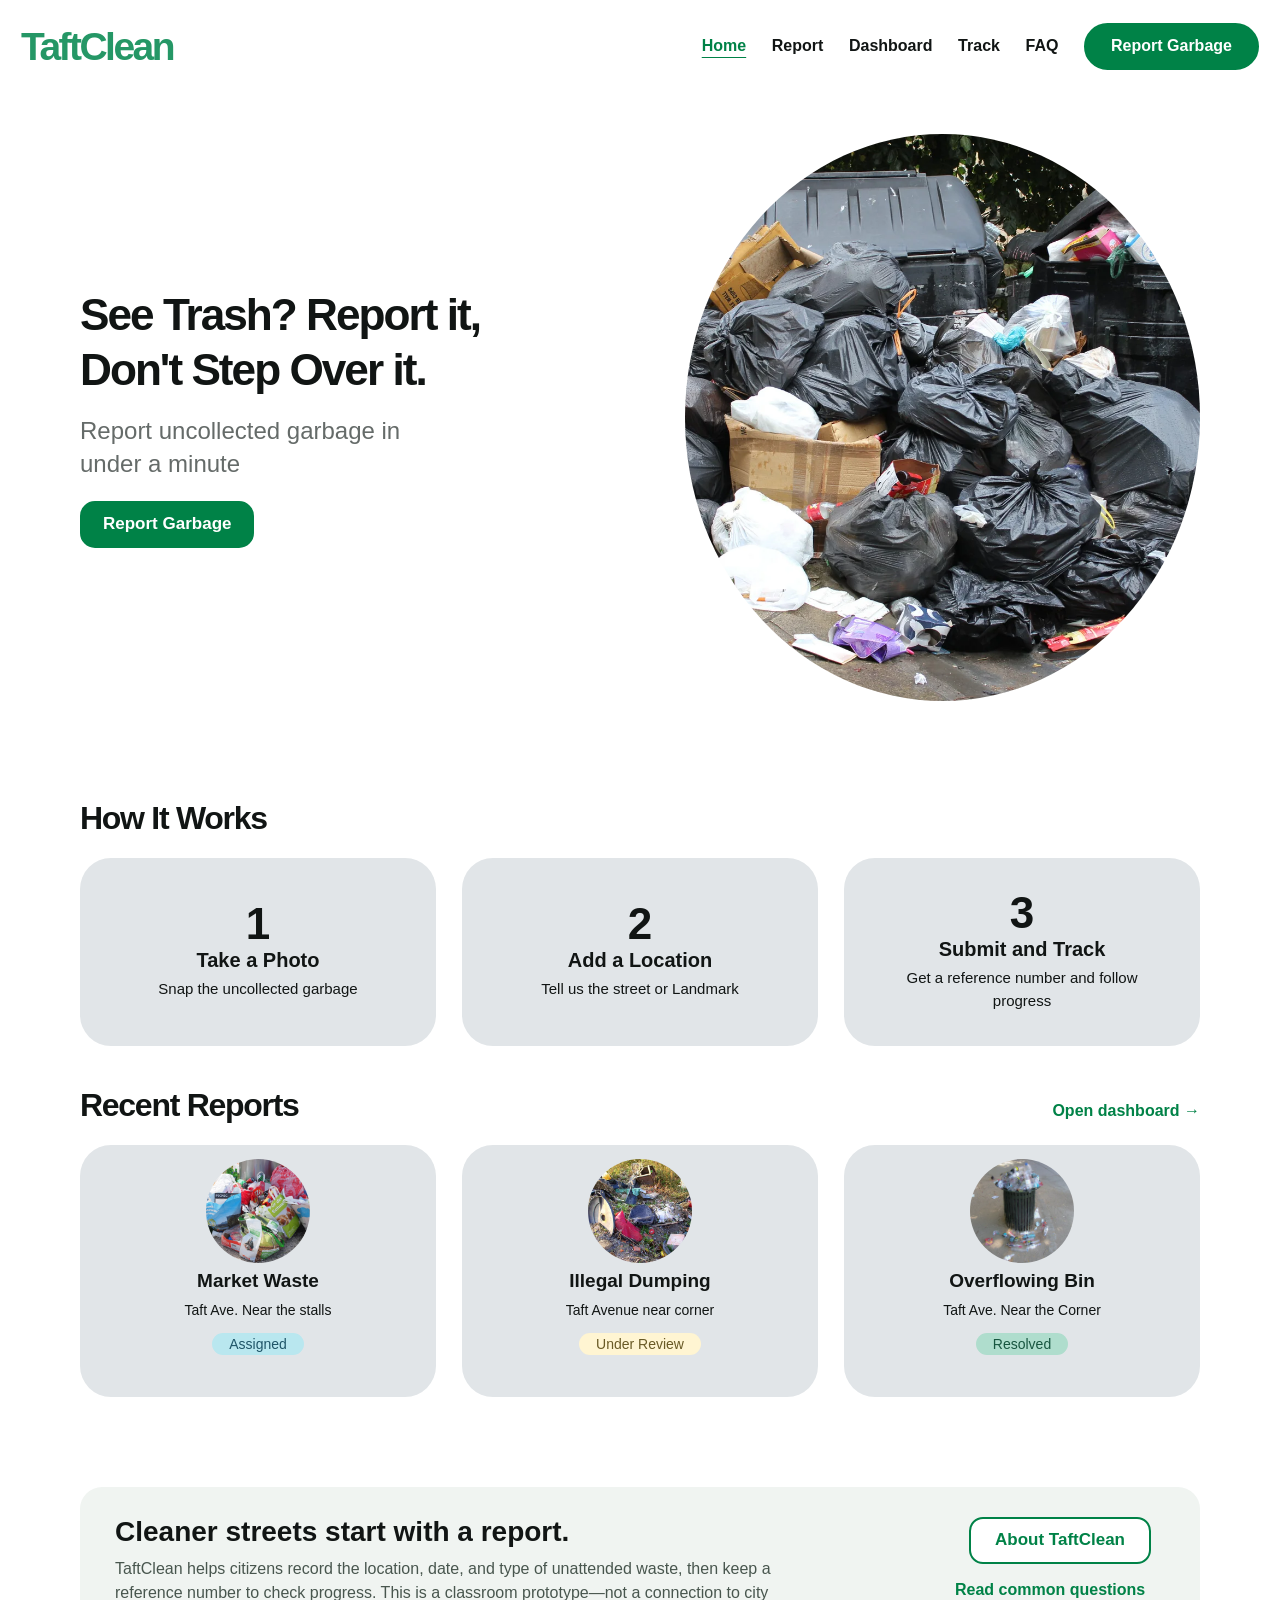
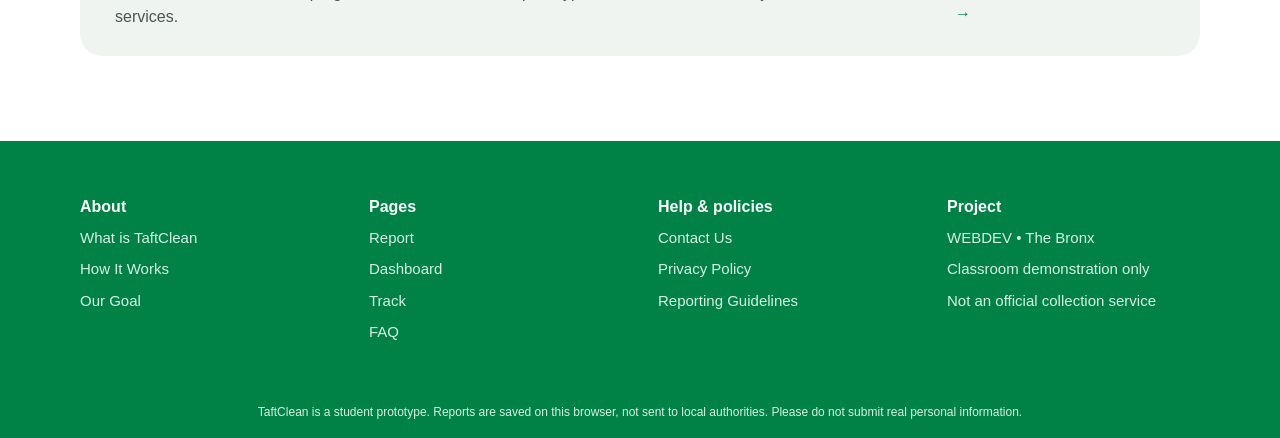
<file: index.html>
<!doctype html>
<html lang="en">
<head>
  <meta charset="utf-8">
  <meta name="viewport" content="width=device-width, initial-scale=1">
  <meta name="theme-color" content="#008248">
  <meta name="description" content="TaftClean is a student-built citizen reporting prototype for uncollected garbage around Taft Avenue.">
  <title>TaftClean | See Trash? Report It.</title>
  <link rel="stylesheet" href="styles.css">
  <script defer src="js/app.js"></script>
</head>
<body data-page="home">
  <a href="#main-content" class="skip-link">Skip to main content</a>
  <header class="site-header">
  <div class="header-inner">
    <a class="logo" href="index.html" aria-label="TaftClean home">TaftClean</a>
    <button class="menu-toggle" type="button" aria-label="Open navigation" aria-expanded="false" aria-controls="site-navigation"><span></span><span></span><span></span></button>
    <nav id="site-navigation" class="site-nav" aria-label="Main navigation">
      <a href="index.html" aria-current="page">Home</a>
      <a href="report.html" >Report</a>
      <a href="dashboard.html" >Dashboard</a>
      <a href="track.html" >Track</a>
      <a href="faq.html" >FAQ</a>
      <a class="btn btn-primary nav-report" href="report.html">Report Garbage</a>
    </nav>
  </div>
</header>

  <main id="main-content">
    <section class="hero container" id="about" aria-labelledby="hero-title">
      <div class="hero-copy">
        <h1 id="hero-title">See Trash? Report it,<br class="desktop-break"> Don't Step Over it.</h1>
        <p>Report uncollected garbage in under a minute</p>
        <a class="btn btn-primary hero-cta" href="report.html">Report Garbage</a>
      </div>
      <div class="hero-art"><img src="assets/hero-garbage.webp" alt="Uncollected garbage bags beside overflowing bins" width="1556" height="1037" fetchpriority="high"></div>
    </section>

    <section class="container overview" id="how-it-works" aria-labelledby="how-title">
      <h2 id="how-title">How It Works</h2>
      <div class="step-grid">
        <article class="info-card step-card"><strong class="step-number">1</strong><h3>Take a Photo</h3><p>Snap the uncollected garbage</p></article>
        <article class="info-card step-card"><strong class="step-number">2</strong><h3>Add a Location</h3><p>Tell us the street or Landmark</p></article>
        <article class="info-card step-card"><strong class="step-number">3</strong><h3>Submit and Track</h3><p>Get a reference number and follow progress</p></article>
      </div>
      <div class="section-heading"><h2>Recent Reports</h2><a href="dashboard.html" class="text-link">Open dashboard <span aria-hidden="true">→</span></a></div>
      <div class="report-grid" id="recent-reports" aria-live="polite">
        <article class="info-card recent-card"><img src="assets/overflowing-bin.webp" alt="Overflowing trash bin" width="610" height="458"><div><h3>Overflowing Bin</h3><p>Taft Ave. Near the Corner</p><span class="status-badge status-resolved">Resolved</span></div></article>
        <article class="info-card recent-card"><img src="assets/illegal-dumping.webp" alt="Trash dumped by the roadside" width="458" height="343"><div><h3>Illegal Dumping</h3><p>Taft Ave. beside the drain</p><span class="status-badge status-review">Under Review</span></div></article>
        <article class="info-card recent-card"><img src="assets/market-waste.webp" alt="Garbage bags and discarded market packaging" width="922" height="692"><div><h3>Market Waste</h3><p>Taft Ave. Near the stalls</p><span class="status-badge status-assigned">Assigned</span></div></article>
      </div>
    </section>
    <section class="container home-more" aria-labelledby="why-title">
      <div class="home-more-card"><div><h2 id="why-title">Cleaner streets start with a report.</h2><p>TaftClean helps citizens record the location, date, and type of unattended waste, then keep a reference number to check progress. This is a classroom prototype—not a connection to city services.</p></div><div class="home-more-links"><a class="btn btn-outline" href="about.html">About TaftClean</a><a class="text-link" href="faq.html">Read common questions →</a></div></div>
    </section>
  </main>

  <footer class="site-footer">
  <div class="container footer-grid">
    <div><h2>About</h2><a href="about.html">What is TaftClean</a><a href="about.html#how-it-works">How It Works</a><a href="about.html#our-goal">Our Goal</a></div>
    <div><h2>Pages</h2><a href="report.html">Report</a><a href="dashboard.html">Dashboard</a><a href="track.html">Track</a><a href="faq.html">FAQ</a></div>
    <div><h2>Help &amp; policies</h2><a href="contact.html">Contact Us</a><a href="privacy.html">Privacy Policy</a><a href="privacy.html#guidelines">Reporting Guidelines</a></div>
    <div><h2>Project</h2><span>WEBDEV • The Bronx</span><span>Classroom demonstration only</span><span>Not an official collection service</span></div>
  </div>
  <p class="footer-note">TaftClean is a student prototype. Reports are saved on this browser, not sent to local authorities. Please do not submit real personal information.</p>
</footer>
  <div class="toast" id="toast" role="status" aria-live="polite"></div>
</body>
</html>
</file>
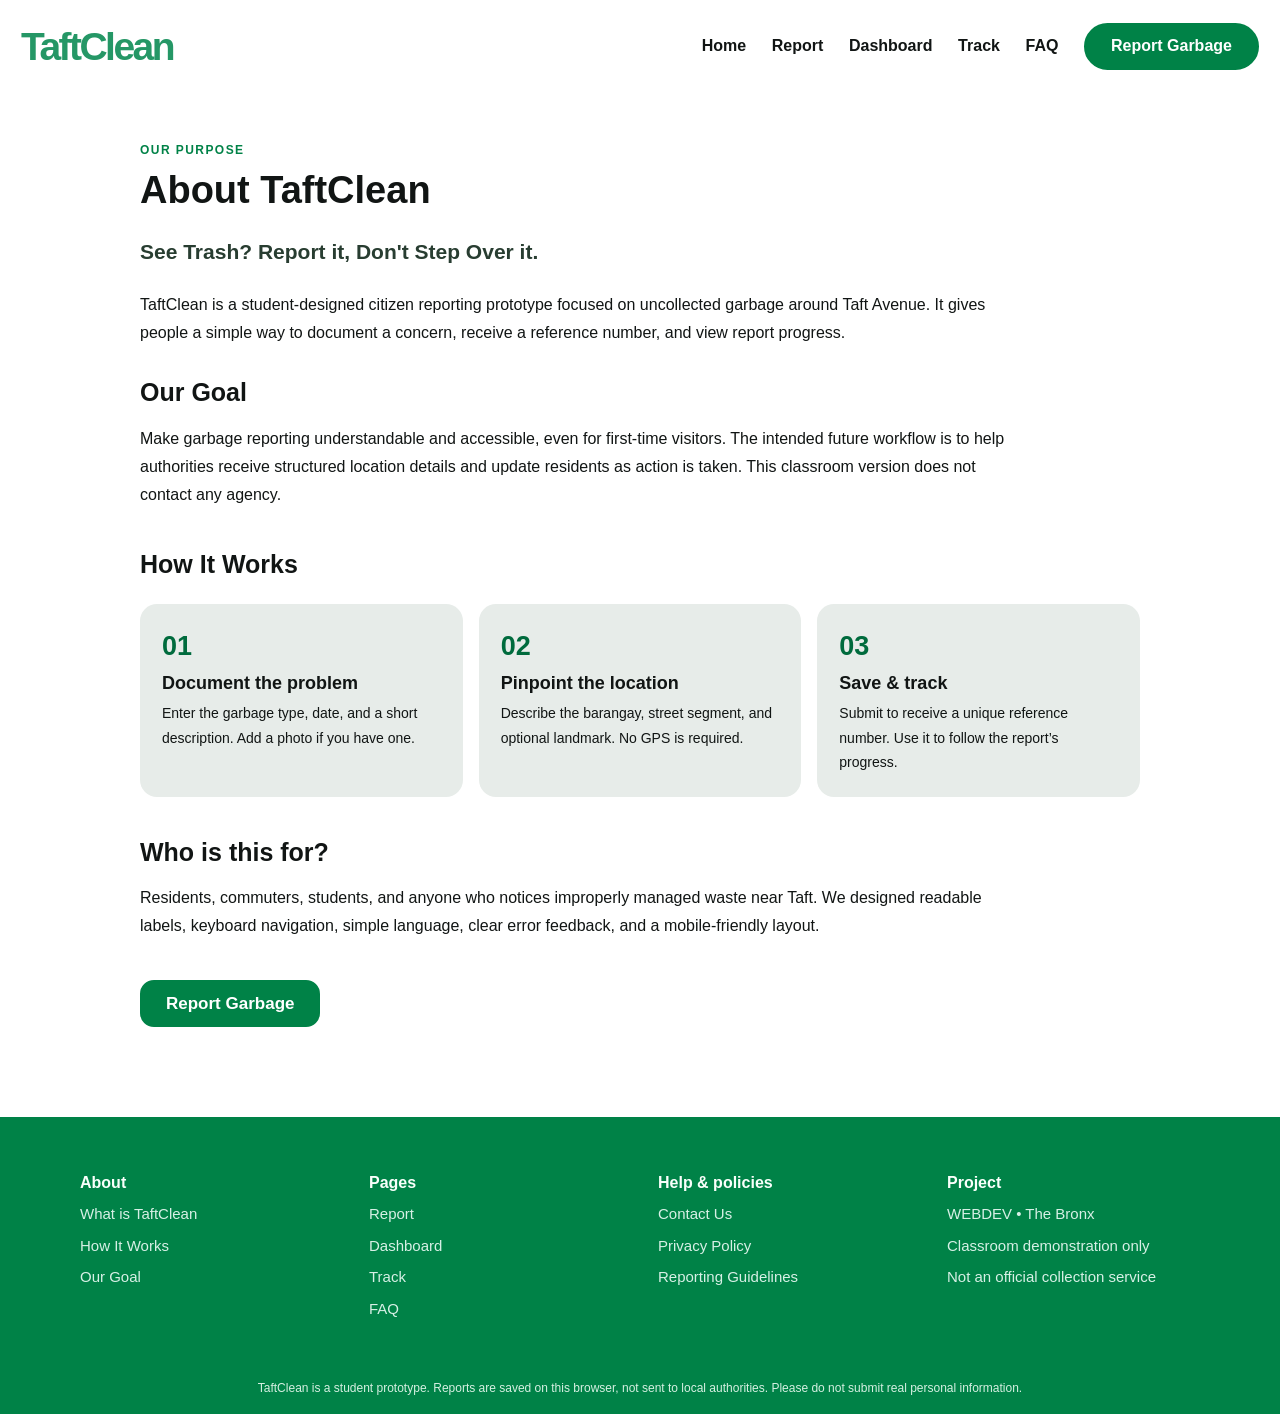
<file: about.html>
<!doctype html>
<html lang="en">
<head><meta charset="utf-8"><meta name="viewport" content="width=device-width, initial-scale=1"><meta name="theme-color" content="#008248"><meta name="description" content="Learn the purpose of the TaftClean project."><title>About & How It Works | TaftClean</title><link rel="stylesheet" href="styles.css"><script defer src="js/app.js"></script></head>
<body data-page="about">
<a href="#main-content" class="skip-link">Skip to main content</a>
<header class="site-header">
  <div class="header-inner">
    <a class="logo" href="index.html" aria-label="TaftClean home">TaftClean</a>
    <button class="menu-toggle" type="button" aria-label="Open navigation" aria-expanded="false" aria-controls="site-navigation"><span></span><span></span><span></span></button>
    <nav id="site-navigation" class="site-nav" aria-label="Main navigation">
      <a href="index.html" >Home</a>
      <a href="report.html" >Report</a>
      <a href="dashboard.html" >Dashboard</a>
      <a href="track.html" >Track</a>
      <a href="faq.html" >FAQ</a>
      <a class="btn btn-primary nav-report" href="report.html">Report Garbage</a>
    </nav>
  </div>
</header>

<main id="main-content" class="container support-page">
  <p class="eyebrow">Our purpose</p><h1>About TaftClean</h1>
  <p class="lead">See Trash? Report it, Don't Step Over it.</p>
  <p>TaftClean is a student-designed citizen reporting prototype focused on uncollected garbage around Taft Avenue. It gives people a simple way to document a concern, receive a reference number, and view report progress.</p>
  <section id="our-goal"><h2>Our Goal</h2><p>Make garbage reporting understandable and accessible, even for first-time visitors. The intended future workflow is to help authorities receive structured location details and update residents as action is taken. This classroom version does not contact any agency.</p></section>
  <section id="how-it-works"><h2>How It Works</h2><div class="support-grid"><article class="info-card support-card"><strong>01</strong><h3>Document the problem</h3><p>Enter the garbage type, date, and a short description. Add a photo if you have one.</p></article><article class="info-card support-card"><strong>02</strong><h3>Pinpoint the location</h3><p>Describe the barangay, street segment, and optional landmark. No GPS is required.</p></article><article class="info-card support-card"><strong>03</strong><h3>Save & track</h3><p>Submit to receive a unique reference number. Use it to follow the report’s progress.</p></article></div></section>
  <section><h2>Who is this for?</h2><p>Residents, commuters, students, and anyone who notices improperly managed waste near Taft. We designed readable labels, keyboard navigation, simple language, clear error feedback, and a mobile-friendly layout.</p></section>
  <a class="btn btn-primary" href="report.html">Report Garbage</a>
</main>
<footer class="site-footer">
  <div class="container footer-grid">
    <div><h2>About</h2><a href="about.html">What is TaftClean</a><a href="about.html#how-it-works">How It Works</a><a href="about.html#our-goal">Our Goal</a></div>
    <div><h2>Pages</h2><a href="report.html">Report</a><a href="dashboard.html">Dashboard</a><a href="track.html">Track</a><a href="faq.html">FAQ</a></div>
    <div><h2>Help &amp; policies</h2><a href="contact.html">Contact Us</a><a href="privacy.html">Privacy Policy</a><a href="privacy.html#guidelines">Reporting Guidelines</a></div>
    <div><h2>Project</h2><span>WEBDEV • The Bronx</span><span>Classroom demonstration only</span><span>Not an official collection service</span></div>
  </div>
  <p class="footer-note">TaftClean is a student prototype. Reports are saved on this browser, not sent to local authorities. Please do not submit real personal information.</p>
</footer>
<div class="toast" id="toast" role="status" aria-live="polite"></div>
</body></html>
</file>
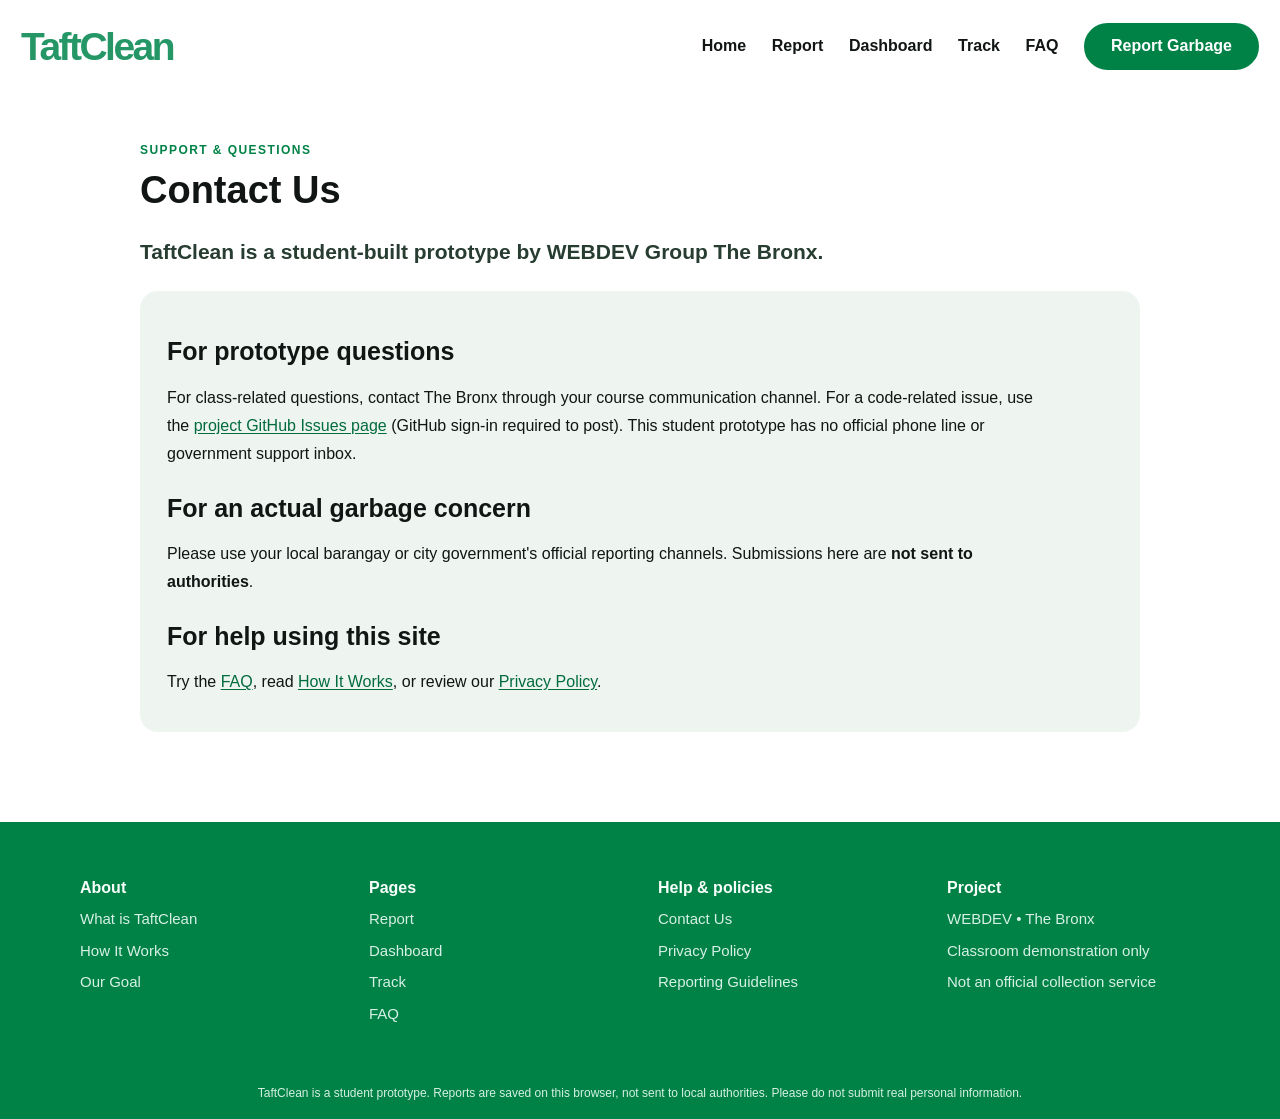
<file: contact.html>
<!doctype html>
<html lang="en">
<head><meta charset="utf-8"><meta name="viewport" content="width=device-width, initial-scale=1"><meta name="theme-color" content="#008248"><meta name="description" content="Get help with the TaftClean classroom prototype."><title>Contact Us | TaftClean</title><link rel="stylesheet" href="styles.css"><script defer src="js/app.js"></script></head>
<body data-page="contact">
<a href="#main-content" class="skip-link">Skip to main content</a>
<header class="site-header">
  <div class="header-inner">
    <a class="logo" href="index.html" aria-label="TaftClean home">TaftClean</a>
    <button class="menu-toggle" type="button" aria-label="Open navigation" aria-expanded="false" aria-controls="site-navigation"><span></span><span></span><span></span></button>
    <nav id="site-navigation" class="site-nav" aria-label="Main navigation">
      <a href="index.html" >Home</a>
      <a href="report.html" >Report</a>
      <a href="dashboard.html" >Dashboard</a>
      <a href="track.html" >Track</a>
      <a href="faq.html" >FAQ</a>
      <a class="btn btn-primary nav-report" href="report.html">Report Garbage</a>
    </nav>
  </div>
</header>

<main id="main-content" class="container support-page">
  <p class="eyebrow">Support & questions</p><h1>Contact Us</h1>
  <p class="lead">TaftClean is a student-built prototype by WEBDEV Group The Bronx.</p>
  <div class="contact-panel"><h2>For prototype questions</h2><p>For class-related questions, contact The Bronx through your course communication channel. For a code-related issue, use the <a href="https://github.com/ramoninigotalaga-stack/TaftClean-TheBronx-Final/issues" target="_blank" rel="noopener noreferrer">project GitHub Issues page</a> (GitHub sign-in required to post). This student prototype has no official phone line or government support inbox.</p><h2>For an actual garbage concern</h2><p>Please use your local barangay or city government's official reporting channels. Submissions here are <strong>not sent to authorities</strong>.</p><h2>For help using this site</h2><p>Try the <a href="faq.html">FAQ</a>, read <a href="about.html#how-it-works">How It Works</a>, or review our <a href="privacy.html">Privacy Policy</a>.</p></div>
</main>
<footer class="site-footer">
  <div class="container footer-grid">
    <div><h2>About</h2><a href="about.html">What is TaftClean</a><a href="about.html#how-it-works">How It Works</a><a href="about.html#our-goal">Our Goal</a></div>
    <div><h2>Pages</h2><a href="report.html">Report</a><a href="dashboard.html">Dashboard</a><a href="track.html">Track</a><a href="faq.html">FAQ</a></div>
    <div><h2>Help &amp; policies</h2><a href="contact.html">Contact Us</a><a href="privacy.html">Privacy Policy</a><a href="privacy.html#guidelines">Reporting Guidelines</a></div>
    <div><h2>Project</h2><span>WEBDEV • The Bronx</span><span>Classroom demonstration only</span><span>Not an official collection service</span></div>
  </div>
  <p class="footer-note">TaftClean is a student prototype. Reports are saved on this browser, not sent to local authorities. Please do not submit real personal information.</p>
</footer>
<div class="toast" id="toast" role="status" aria-live="polite"></div>
</body></html>
</file>
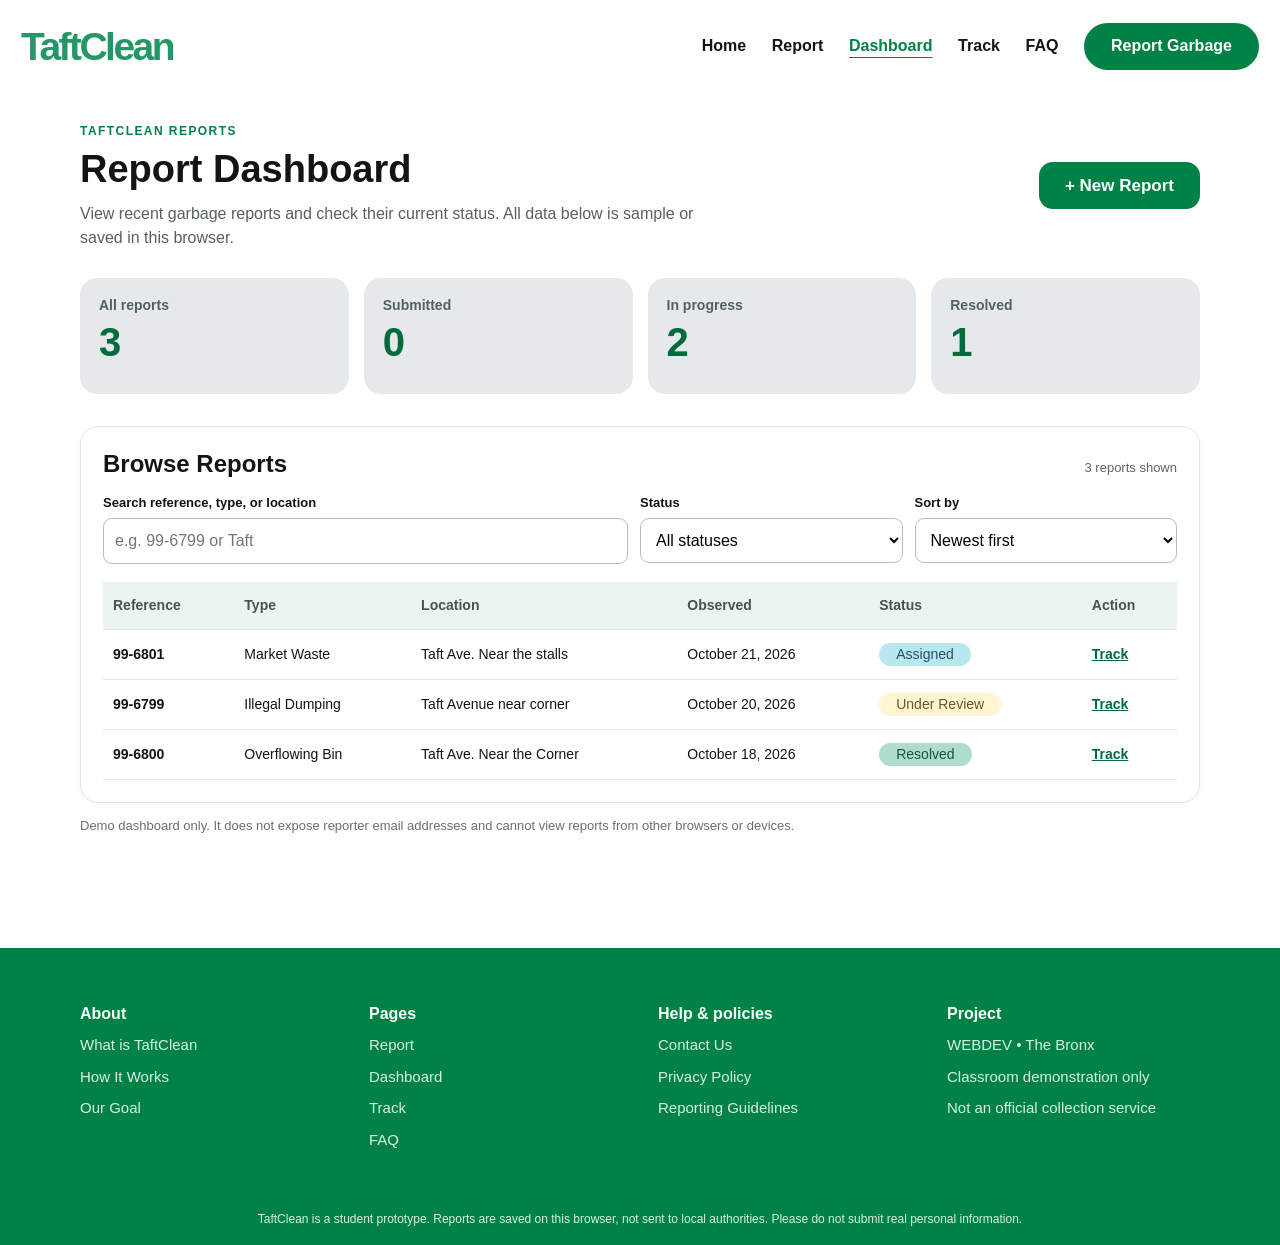
<file: dashboard.html>
<!doctype html>
<html lang="en">
<head><meta charset="utf-8"><meta name="viewport" content="width=device-width, initial-scale=1"><meta name="theme-color" content="#008248"><meta name="description" content="Browse sample and browser-local citizen reports."><title>Report Dashboard | TaftClean</title><link rel="stylesheet" href="styles.css"><script defer src="js/app.js"></script><script defer src="js/dashboard.js"></script></head>
<body data-page="dashboard">
<a href="#main-content" class="skip-link">Skip to main content</a>
<header class="site-header">
  <div class="header-inner">
    <a class="logo" href="index.html" aria-label="TaftClean home">TaftClean</a>
    <button class="menu-toggle" type="button" aria-label="Open navigation" aria-expanded="false" aria-controls="site-navigation"><span></span><span></span><span></span></button>
    <nav id="site-navigation" class="site-nav" aria-label="Main navigation">
      <a href="index.html" >Home</a>
      <a href="report.html" >Report</a>
      <a href="dashboard.html" aria-current="page">Dashboard</a>
      <a href="track.html" >Track</a>
      <a href="faq.html" >FAQ</a>
      <a class="btn btn-primary nav-report" href="report.html">Report Garbage</a>
    </nav>
  </div>
</header>

<main id="main-content" class="container dashboard-page">
  <div class="dashboard-heading"><div><p class="eyebrow">TaftClean reports</p><h1>Report Dashboard</h1><p>View recent garbage reports and check their current status. All data below is sample or saved in this browser.</p></div><a href="report.html" class="btn btn-primary">+ New Report</a></div>
  <div class="stat-grid" aria-label="Report counts">
    <div class="stat-card"><span>All reports</span><strong id="stat-total">0</strong></div>
    <div class="stat-card"><span>Submitted</span><strong id="stat-submitted">0</strong></div>
    <div class="stat-card"><span>In progress</span><strong id="stat-progress">0</strong></div>
    <div class="stat-card"><span>Resolved</span><strong id="stat-resolved">0</strong></div>
  </div>
  <section class="dashboard-list" aria-labelledby="browse-heading">
    <div class="dashboard-title"><h2 id="browse-heading">Browse Reports</h2><span id="result-count" role="status" aria-live="polite"></span></div>
    <div class="dashboard-filters">
      <div class="filter-input"><label for="dash-search">Search reference, type, or location</label><input id="dash-search" type="search" placeholder="e.g. 99-6799 or Taft" autocomplete="off"></div>
      <div class="filter-input"><label for="dash-status">Status</label><select id="dash-status"><option value="">All statuses</option><option>Submitted</option><option>Under Review</option><option>Assigned</option><option>Resolved</option></select></div>
      <div class="filter-input"><label for="dash-sort">Sort by</label><select id="dash-sort"><option value="recent">Newest first</option><option value="oldest">Oldest first</option><option value="type">Garbage type A–Z</option></select></div>
    </div>
    <div class="report-table-scroll"><table class="report-table"><caption class="sr-only">Reports in this browser and example reports</caption><thead><tr><th scope="col">Reference</th><th scope="col">Type</th><th scope="col">Location</th><th scope="col">Observed</th><th scope="col">Status</th><th scope="col">Action</th></tr></thead><tbody id="dashboard-rows"></tbody></table></div>
    <div id="dashboard-empty" class="empty-state" hidden>No reports match your filters. Try a different search or status.</div>
  </section>
  <p class="prototype-note">Demo dashboard only. It does not expose reporter email addresses and cannot view reports from other browsers or devices.</p>
</main>
<footer class="site-footer">
  <div class="container footer-grid">
    <div><h2>About</h2><a href="about.html">What is TaftClean</a><a href="about.html#how-it-works">How It Works</a><a href="about.html#our-goal">Our Goal</a></div>
    <div><h2>Pages</h2><a href="report.html">Report</a><a href="dashboard.html">Dashboard</a><a href="track.html">Track</a><a href="faq.html">FAQ</a></div>
    <div><h2>Help &amp; policies</h2><a href="contact.html">Contact Us</a><a href="privacy.html">Privacy Policy</a><a href="privacy.html#guidelines">Reporting Guidelines</a></div>
    <div><h2>Project</h2><span>WEBDEV • The Bronx</span><span>Classroom demonstration only</span><span>Not an official collection service</span></div>
  </div>
  <p class="footer-note">TaftClean is a student prototype. Reports are saved on this browser, not sent to local authorities. Please do not submit real personal information.</p>
</footer>
<div class="toast" id="toast" role="status" aria-live="polite"></div>
</body></html>
</file>
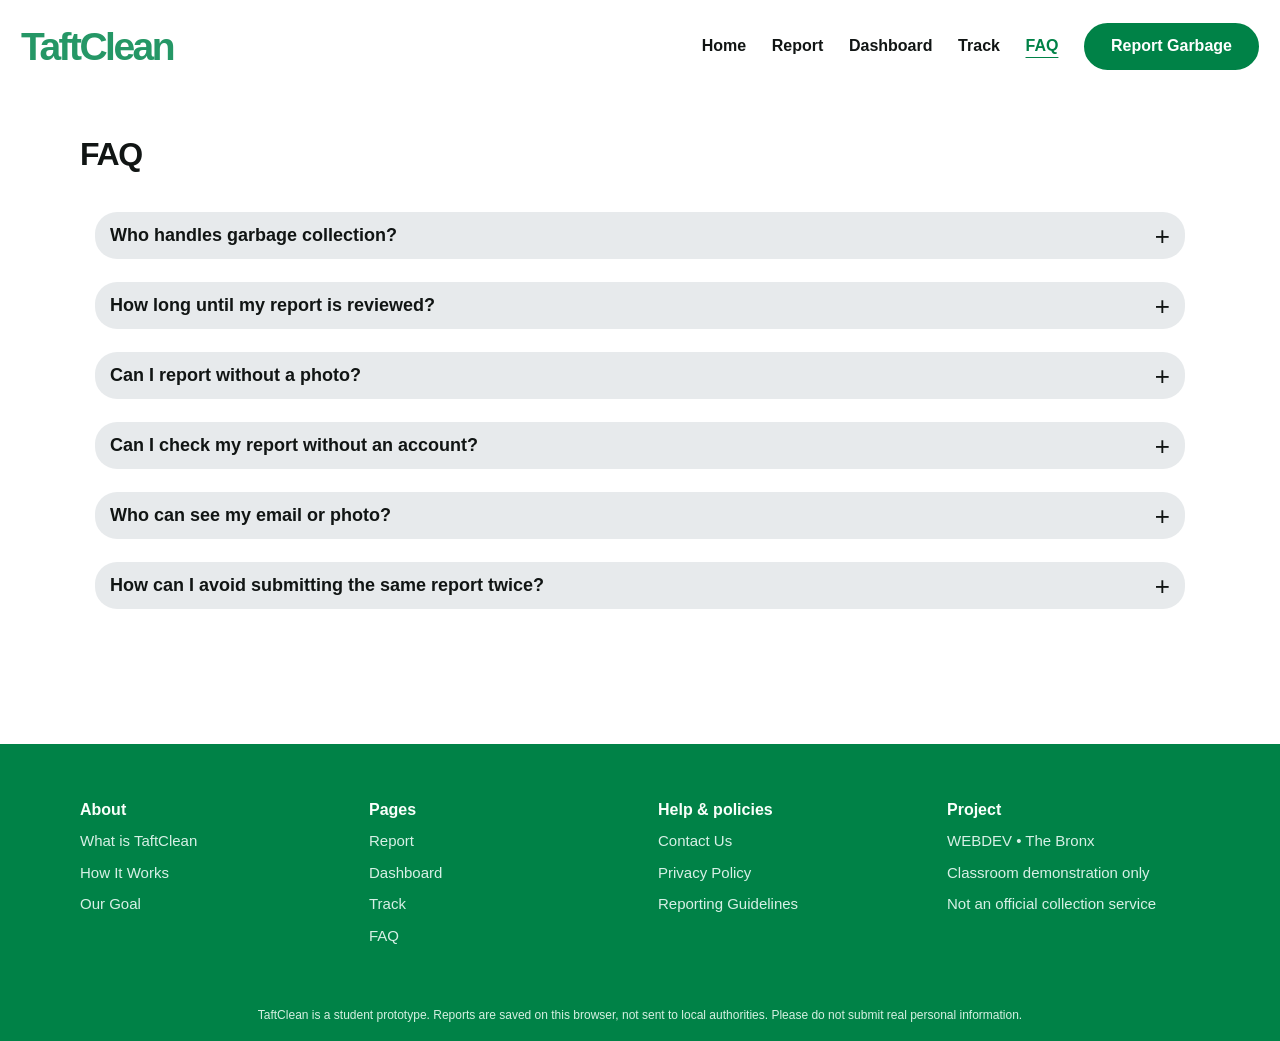
<file: faq.html>
<!doctype html>
<html lang="en">
<head>
  <meta charset="utf-8">
  <meta name="viewport" content="width=device-width, initial-scale=1">
  <meta name="theme-color" content="#008248">
  <meta name="description" content="Frequently asked questions about the TaftClean garbage reporting prototype.">
  <title>FAQ | TaftClean</title>
  <link rel="stylesheet" href="styles.css">
  <script defer src="js/app.js"></script>
</head>
<body data-page="faq">
  <a href="#main-content" class="skip-link">Skip to main content</a>
  <header class="site-header">
  <div class="header-inner">
    <a class="logo" href="index.html" aria-label="TaftClean home">TaftClean</a>
    <button class="menu-toggle" type="button" aria-label="Open navigation" aria-expanded="false" aria-controls="site-navigation"><span></span><span></span><span></span></button>
    <nav id="site-navigation" class="site-nav" aria-label="Main navigation">
      <a href="index.html" >Home</a>
      <a href="report.html" >Report</a>
      <a href="dashboard.html" >Dashboard</a>
      <a href="track.html" >Track</a>
      <a href="faq.html" aria-current="page">FAQ</a>
      <a class="btn btn-primary nav-report" href="report.html">Report Garbage</a>
    </nav>
  </div>
</header>
  <main id="main-content" class="faq-page">
    <section class="container faq-section" id="faq" aria-labelledby="faq-title">
      <h1 id="faq-title">FAQ</h1>
      <div class="faq-list">
        <details class="faq-item"><summary>Who handles garbage collection? <span aria-hidden="true" class="faq-symbol">+</span></summary><p>Garbage collection in real life is handled by the responsible local authorities and their service providers. TaftClean is currently a classroom prototype and does not send reports to government offices.</p></details>
        <details class="faq-item"><summary>How long until my report is reviewed? <span aria-hidden="true" class="faq-symbol">+</span></summary><p>Reports submitted to this prototype begin with “Submitted.” You can demonstrate later steps using the tracking page's demo status controls. No official review time is guaranteed.</p></details>
        <details class="faq-item"><summary>Can I report without a photo? <span aria-hidden="true" class="faq-symbol">+</span></summary><p>Yes. A photo is helpful but optional. Required details are your email, garbage type, description, date observed, and street or barangay.</p></details>
        <details class="faq-item"><summary>Can I check my report without an account? <span aria-hidden="true" class="faq-symbol">+</span></summary><p>Yes. Keep the reference number displayed after submission and enter it on the Track page. For now, reports only exist in this browser.</p></details>
        <details class="faq-item"><summary>Who can see my email or photo? <span aria-hidden="true" class="faq-symbol">+</span></summary><p>This local demo does not send reports to an external server. The public dashboard does not display emails. Browser data is still accessible to people using the same browser profile, so avoid real personal information. <a href="privacy.html">Read the privacy policy</a>.</p></details>
        <details class="faq-item"><summary>How can I avoid submitting the same report twice? <span aria-hidden="true" class="faq-symbol">+</span></summary><p>Save your reference number and use the Track page first. The prototype also blocks obviously repeated reports in the same browser for a short period.</p></details>
      </div>
    </section>
  </main>
  <footer class="site-footer">
  <div class="container footer-grid">
    <div><h2>About</h2><a href="about.html">What is TaftClean</a><a href="about.html#how-it-works">How It Works</a><a href="about.html#our-goal">Our Goal</a></div>
    <div><h2>Pages</h2><a href="report.html">Report</a><a href="dashboard.html">Dashboard</a><a href="track.html">Track</a><a href="faq.html">FAQ</a></div>
    <div><h2>Help &amp; policies</h2><a href="contact.html">Contact Us</a><a href="privacy.html">Privacy Policy</a><a href="privacy.html#guidelines">Reporting Guidelines</a></div>
    <div><h2>Project</h2><span>WEBDEV • The Bronx</span><span>Classroom demonstration only</span><span>Not an official collection service</span></div>
  </div>
  <p class="footer-note">TaftClean is a student prototype. Reports are saved on this browser, not sent to local authorities. Please do not submit real personal information.</p>
</footer>
  <div class="toast" id="toast" role="status" aria-live="polite"></div>
</body>
</html>
</file>
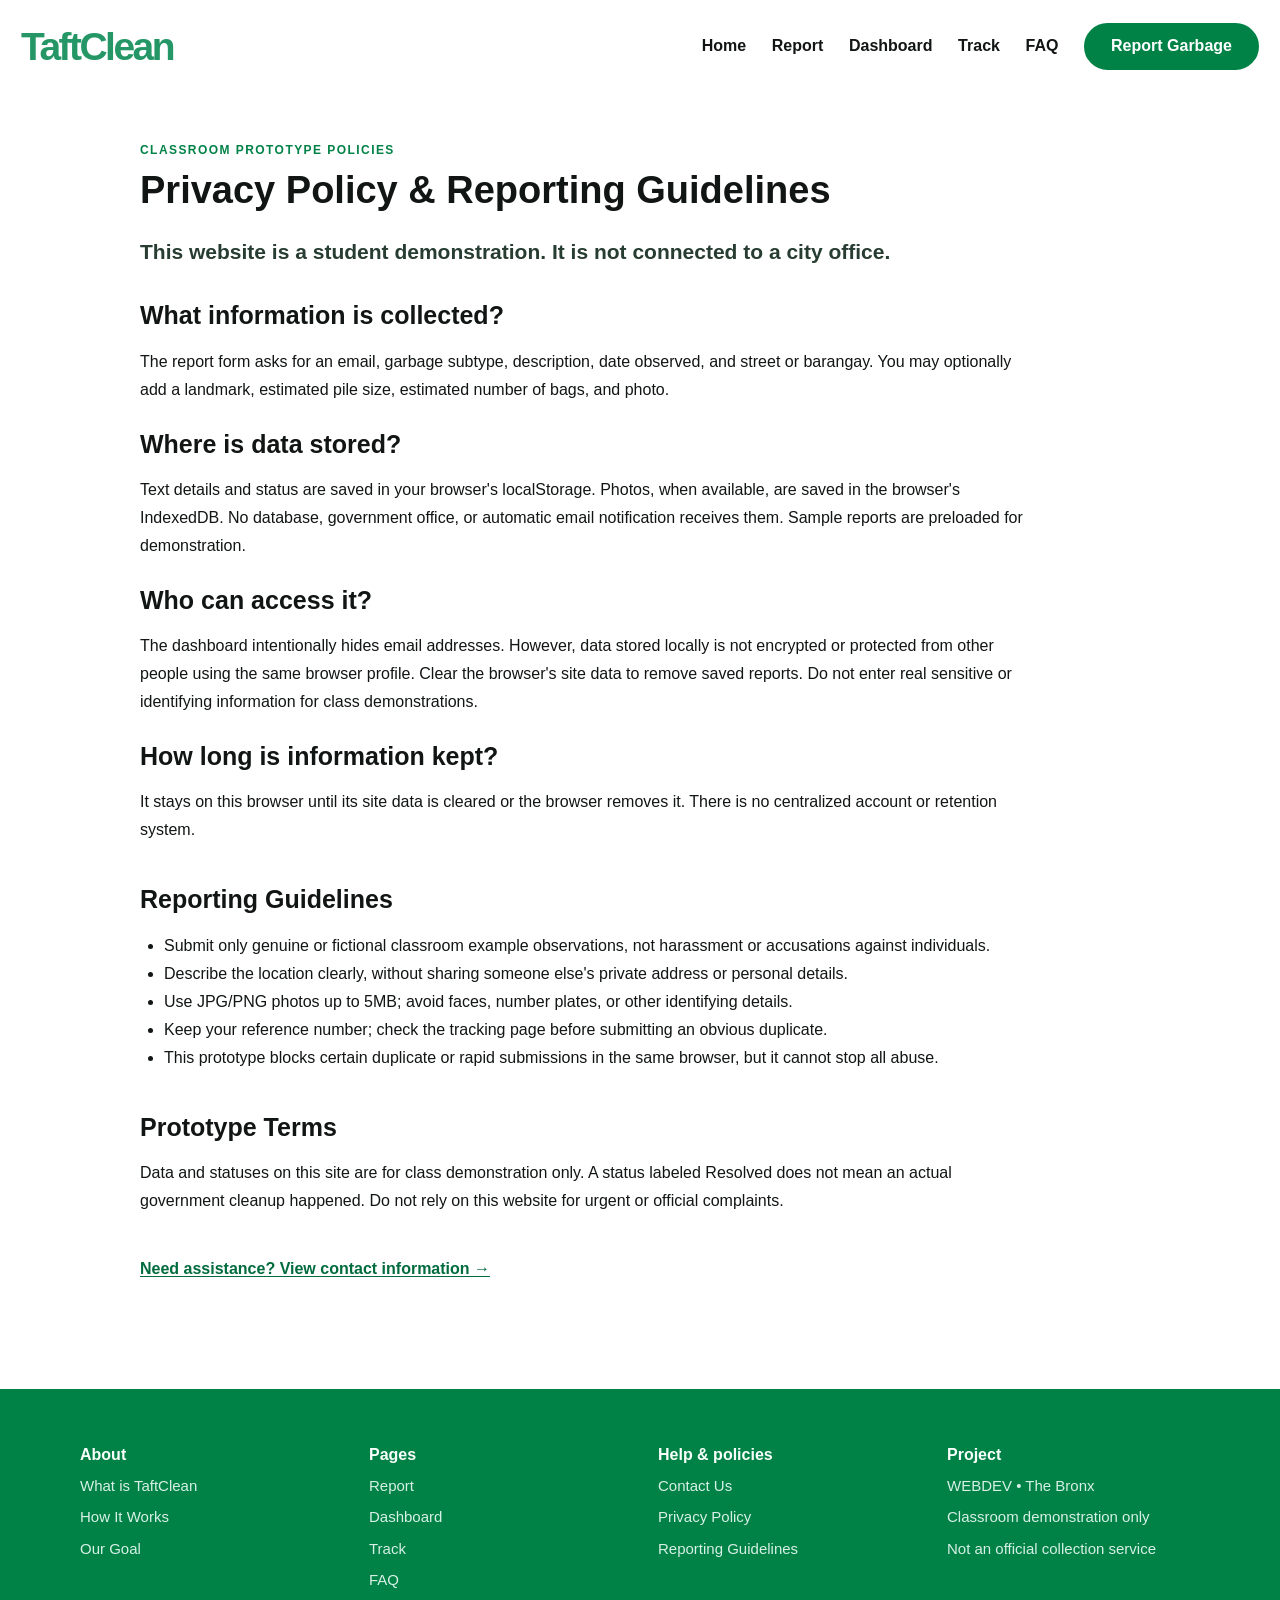
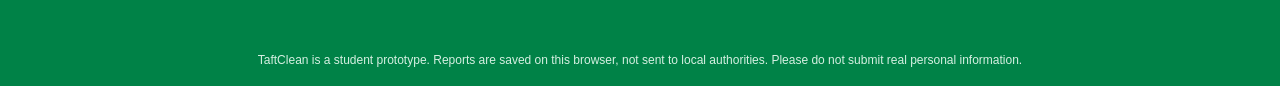
<file: privacy.html>
<!doctype html>
<html lang="en">
<head><meta charset="utf-8"><meta name="viewport" content="width=device-width, initial-scale=1"><meta name="theme-color" content="#008248"><meta name="description" content="Understand local data storage, safety and reporting guidelines."><title>Privacy & Reporting Guidelines | TaftClean</title><link rel="stylesheet" href="styles.css"><script defer src="js/app.js"></script></head>
<body data-page="privacy">
<a href="#main-content" class="skip-link">Skip to main content</a>
<header class="site-header">
  <div class="header-inner">
    <a class="logo" href="index.html" aria-label="TaftClean home">TaftClean</a>
    <button class="menu-toggle" type="button" aria-label="Open navigation" aria-expanded="false" aria-controls="site-navigation"><span></span><span></span><span></span></button>
    <nav id="site-navigation" class="site-nav" aria-label="Main navigation">
      <a href="index.html" >Home</a>
      <a href="report.html" >Report</a>
      <a href="dashboard.html" >Dashboard</a>
      <a href="track.html" >Track</a>
      <a href="faq.html" >FAQ</a>
      <a class="btn btn-primary nav-report" href="report.html">Report Garbage</a>
    </nav>
  </div>
</header>

<main id="main-content" class="container support-page legal-page">
  <p class="eyebrow">Classroom prototype policies</p><h1>Privacy Policy & Reporting Guidelines</h1>
  <p class="lead">This website is a student demonstration. It is not connected to a city office.</p>
  <section id="privacy"><h2>What information is collected?</h2><p>The report form asks for an email, garbage subtype, description, date observed, and street or barangay. You may optionally add a landmark, estimated pile size, estimated number of bags, and photo.</p><h2>Where is data stored?</h2><p>Text details and status are saved in your browser's localStorage. Photos, when available, are saved in the browser's IndexedDB. No database, government office, or automatic email notification receives them. Sample reports are preloaded for demonstration.</p><h2>Who can access it?</h2><p>The dashboard intentionally hides email addresses. However, data stored locally is not encrypted or protected from other people using the same browser profile. Clear the browser's site data to remove saved reports. Do not enter real sensitive or identifying information for class demonstrations.</p><h2>How long is information kept?</h2><p>It stays on this browser until its site data is cleared or the browser removes it. There is no centralized account or retention system.</p></section>
  <section id="guidelines"><h2>Reporting Guidelines</h2><ul><li>Submit only genuine or fictional classroom example observations, not harassment or accusations against individuals.</li><li>Describe the location clearly, without sharing someone else's private address or personal details.</li><li>Use JPG/PNG photos up to 5MB; avoid faces, number plates, or other identifying details.</li><li>Keep your reference number; check the tracking page before submitting an obvious duplicate.</li><li>This prototype blocks certain duplicate or rapid submissions in the same browser, but it cannot stop all abuse.</li></ul></section>
  <section id="terms"><h2>Prototype Terms</h2><p>Data and statuses on this site are for class demonstration only. A status labeled Resolved does not mean an actual government cleanup happened. Do not rely on this website for urgent or official complaints.</p></section>
  <p><a href="contact.html" class="text-link">Need assistance? View contact information →</a></p>
</main>
<footer class="site-footer">
  <div class="container footer-grid">
    <div><h2>About</h2><a href="about.html">What is TaftClean</a><a href="about.html#how-it-works">How It Works</a><a href="about.html#our-goal">Our Goal</a></div>
    <div><h2>Pages</h2><a href="report.html">Report</a><a href="dashboard.html">Dashboard</a><a href="track.html">Track</a><a href="faq.html">FAQ</a></div>
    <div><h2>Help &amp; policies</h2><a href="contact.html">Contact Us</a><a href="privacy.html">Privacy Policy</a><a href="privacy.html#guidelines">Reporting Guidelines</a></div>
    <div><h2>Project</h2><span>WEBDEV • The Bronx</span><span>Classroom demonstration only</span><span>Not an official collection service</span></div>
  </div>
  <p class="footer-note">TaftClean is a student prototype. Reports are saved on this browser, not sent to local authorities. Please do not submit real personal information.</p>
</footer>
<div class="toast" id="toast" role="status" aria-live="polite"></div>
</body></html>
</file>
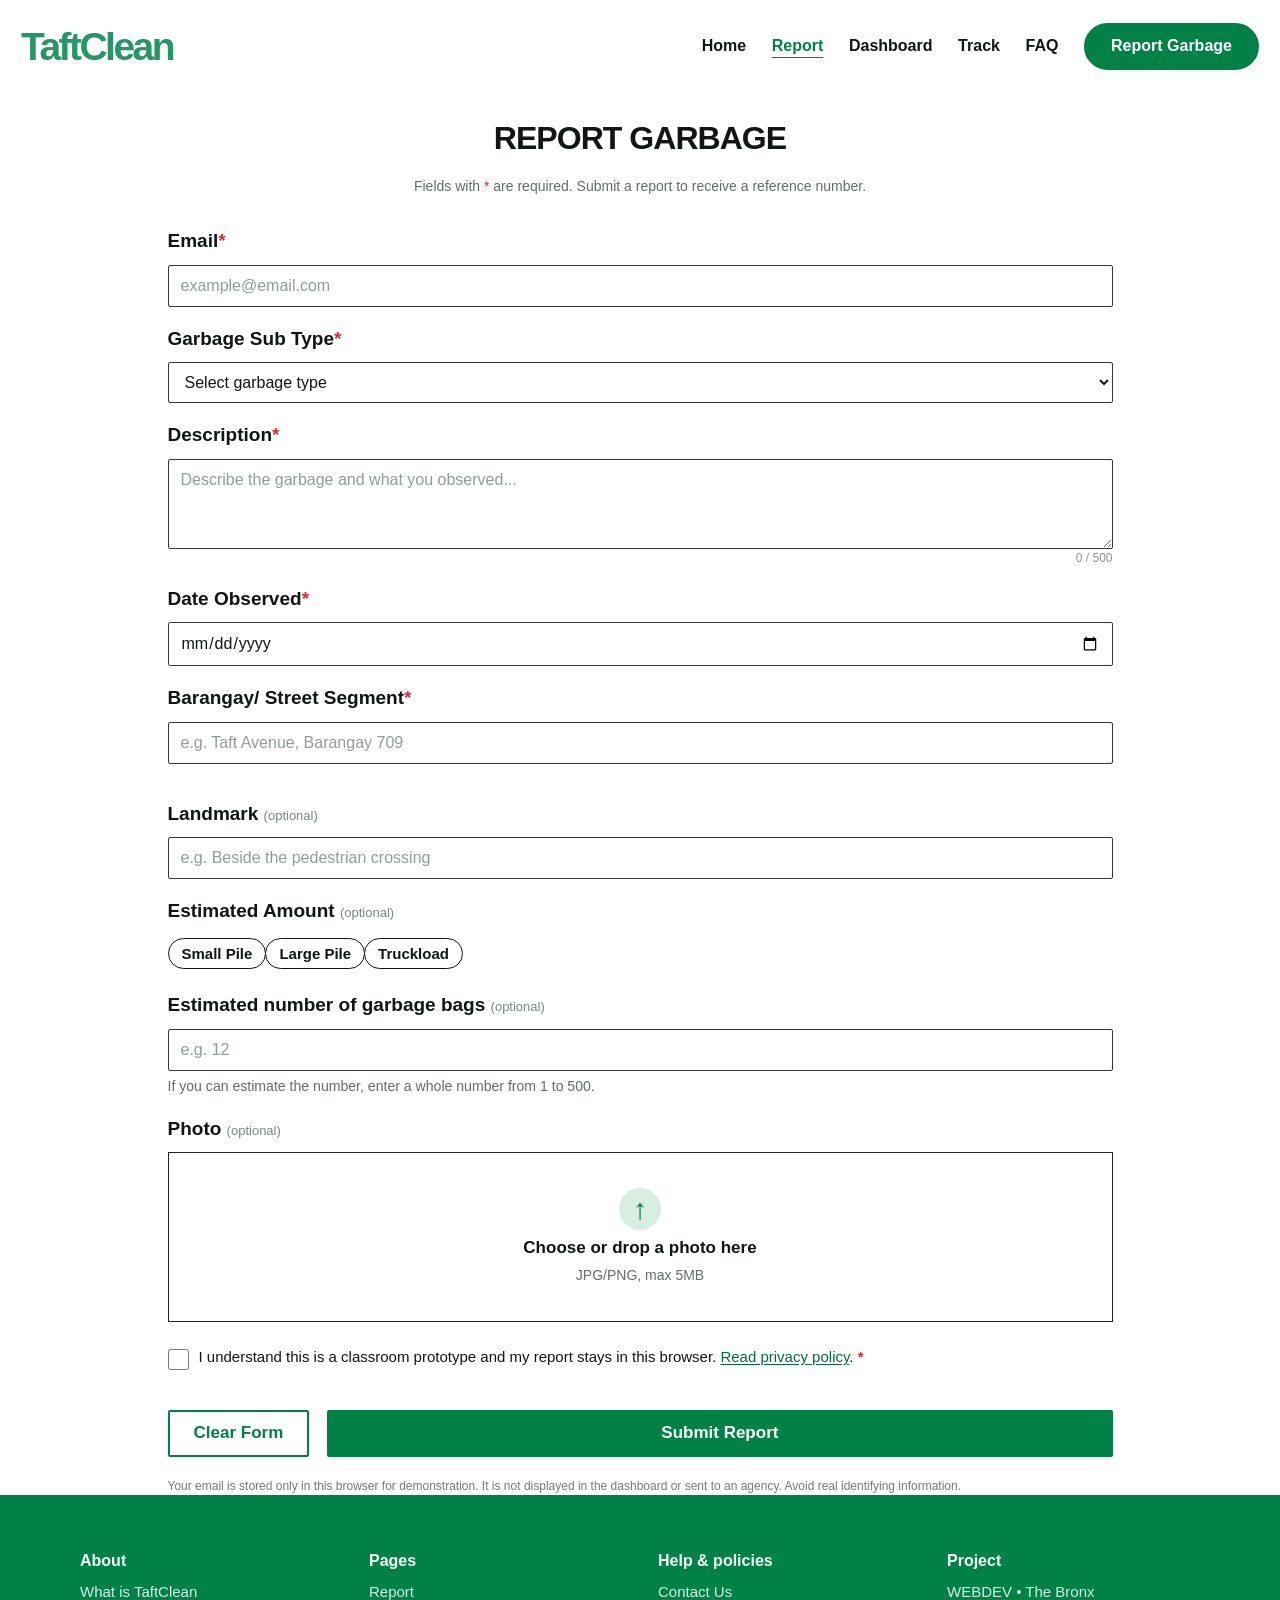
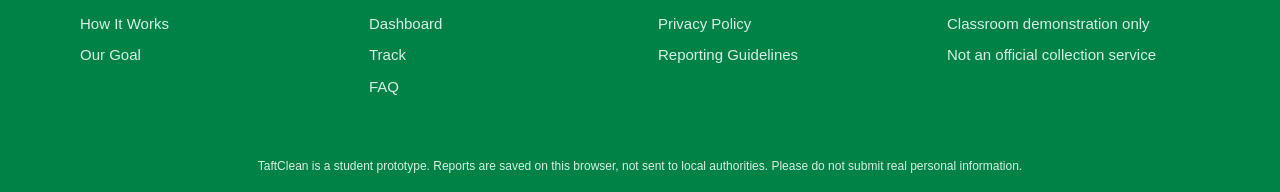
<file: report.html>
<!doctype html>
<html lang="en">
<head>
  <meta charset="utf-8">
  <meta name="viewport" content="width=device-width, initial-scale=1">
  <meta name="theme-color" content="#008248">
  <meta name="description" content="Report uncollected garbage around Taft Avenue with TaftClean.">
  <title>Report Garbage | TaftClean</title>
  <link rel="stylesheet" href="styles.css">
  <script defer src="js/app.js"></script>
  <script defer src="js/report.js"></script>
</head>
<body data-page="report">
  <a href="#main-content" class="skip-link">Skip to main content</a>
  <header class="site-header">
  <div class="header-inner">
    <a class="logo" href="index.html" aria-label="TaftClean home">TaftClean</a>
    <button class="menu-toggle" type="button" aria-label="Open navigation" aria-expanded="false" aria-controls="site-navigation"><span></span><span></span><span></span></button>
    <nav id="site-navigation" class="site-nav" aria-label="Main navigation">
      <a href="index.html" >Home</a>
      <a href="report.html" aria-current="page">Report</a>
      <a href="dashboard.html" >Dashboard</a>
      <a href="track.html" >Track</a>
      <a href="faq.html" >FAQ</a>
      <a class="btn btn-primary nav-report" href="report.html">Report Garbage</a>
    </nav>
  </div>
</header>

  <main id="main-content" class="form-page container">
    <div id="report-flow">
      <h1 class="page-heading">REPORT GARBAGE</h1>
      <p class="form-intro">Fields with <span class="required">*</span> are required. Submit a report to receive a reference number.</p>
      <div class="error-summary" id="error-summary" role="alert" tabindex="-1" hidden></div>
      <form id="garbage-form" novalidate>
        <div class="spam-trap" aria-hidden="true"><label for="website">Leave this field empty</label><input id="website" name="website" tabindex="-1" autocomplete="off"></div>
        <fieldset class="form-step" id="step-one">
          <legend class="sr-only">Report details</legend>
          <div class="field"><label for="email">Email<span class="required">*</span></label><input type="email" id="email" name="email" required autocomplete="email" aria-describedby="email-error" maxlength="120" placeholder="example@email.com"><p class="field-error" id="email-error" role="alert"></p></div>
          <div class="field"><label for="subtype">Garbage Sub Type<span class="required">*</span></label><select id="subtype" name="subtype" required aria-describedby="subtype-error"><option value="">Select garbage type</option><option>Overflowing Bin</option><option>Illegal Dumping</option><option>Market Waste</option><option>Uncollected Household Waste</option><option>Construction Waste</option><option>Other</option></select><p class="field-error" id="subtype-error" role="alert"></p></div>
          <div class="field"><label for="description">Description<span class="required">*</span></label><textarea id="description" name="description" rows="3" required minlength="15" maxlength="500" aria-describedby="description-error" placeholder="Describe the garbage and what you observed..."></textarea><div class="field-meta"><p class="field-error" id="description-error" role="alert"></p><span id="character-count">0 / 500</span></div></div>
          <div class="field"><label for="observed">Date Observed<span class="required">*</span></label><input id="observed" name="observed" type="date" required aria-describedby="observed-error"><p class="field-error" id="observed-error" role="alert"></p></div>
          <div class="field"><label for="street">Barangay/ Street Segment<span class="required">*</span></label><input id="street" name="street" type="text" required minlength="5" maxlength="120" aria-describedby="street-error" placeholder="e.g. Taft Avenue, Barangay 709"><p class="field-error" id="street-error" role="alert"></p></div>

        </fieldset>

        <fieldset class="form-step" id="step-two">
          <legend class="sr-only">Location details and photo</legend>
          <div class="field"><label for="landmark">Landmark <span class="optional">(optional)</span></label><input id="landmark" name="landmark" type="text" maxlength="100" aria-describedby="landmark-error" placeholder="e.g. Beside the pedestrian crossing"><p class="field-error" id="landmark-error" role="alert"></p></div>
          <div class="field"><span class="field-title" id="amount-label">Estimated Amount <span class="optional">(optional)</span></span><div class="amount-choices" role="radiogroup" aria-labelledby="amount-label"><label class="amount-option"><input type="radio" name="amount" value="Small Pile"><span>Small Pile</span></label><label class="amount-option"><input type="radio" name="amount" value="Large Pile"><span>Large Pile</span></label><label class="amount-option"><input type="radio" name="amount" value="Truckload"><span>Truckload</span></label></div></div>
          <div class="field"><label for="bagCount">Estimated number of garbage bags <span class="optional">(optional)</span></label><input id="bagCount" name="bagCount" type="number" min="1" max="500" step="1" inputmode="numeric" aria-describedby="bagCount-help bagCount-error" placeholder="e.g. 12"><p class="input-hint" id="bagCount-help">If you can estimate the number, enter a whole number from 1 to 500.</p><p class="field-error" id="bagCount-error" role="alert"></p></div>
          <div class="field"><label for="photo">Photo <span class="optional">(optional)</span></label><div class="photo-drop" id="photo-drop"><input type="file" id="photo" name="photo" accept=".jpg,.jpeg,.png,image/jpeg,image/png" aria-describedby="photo-help photo-error"><div class="photo-placeholder" id="photo-placeholder"><span class="upload-icon" aria-hidden="true">↑</span><strong>Choose or drop a photo here</strong><span id="photo-help">JPG/PNG, max 5MB</span></div><div class="photo-selected" id="photo-selected" hidden><img id="photo-preview" alt="Preview of selected garbage photo"><span id="photo-filename"></span></div></div><div class="photo-actions"><button type="button" id="remove-photo" class="text-link" hidden>Remove photo</button><p class="field-error" id="photo-error" role="alert"></p></div></div>
          <div class="field"><label class="consent-label" for="acknowledge"><input id="acknowledge" name="acknowledge" type="checkbox" required aria-describedby="acknowledge-error"> <span>I understand this is a classroom prototype and my report stays in this browser. <a href="privacy.html">Read privacy policy</a>. <strong class="required">*</strong></span></label><p class="field-error" id="acknowledge-error" role="alert"></p></div>
          <div class="form-actions"><button type="reset" class="btn btn-outline" id="reset-report">Clear Form</button><button type="submit" class="btn btn-primary" id="submit-report">Submit Report</button></div>
        </fieldset>
      </form>
<p class="form-note">Your email is stored only in this browser for demonstration. It is not displayed in the dashboard or sent to an agency. Avoid real identifying information.</p>
    </div>

    <section class="success-view" id="success-view" aria-labelledby="success-heading" hidden>
      <div class="success-check" aria-hidden="true">✓</div>
      <h1 id="success-heading" tabindex="-1">Thank you! Your garbage<br class="desktop-break"> report has been<br class="desktop-break"> submitted</h1>
      <p>Your reference number is...</p>
      <div class="reference-box"><strong id="success-reference" aria-live="polite"></strong><button type="button" id="copy-reference" class="copy-button" aria-label="Copy reference number" title="Copy reference number">Copy</button></div>
      <div class="success-buttons"><a id="track-this-report" class="btn btn-primary" href="track.html">Track this report</a><a class="btn btn-outline" href="index.html">Back to Home</a></div>
    </section>
  </main>

  <footer class="site-footer">
  <div class="container footer-grid">
    <div><h2>About</h2><a href="about.html">What is TaftClean</a><a href="about.html#how-it-works">How It Works</a><a href="about.html#our-goal">Our Goal</a></div>
    <div><h2>Pages</h2><a href="report.html">Report</a><a href="dashboard.html">Dashboard</a><a href="track.html">Track</a><a href="faq.html">FAQ</a></div>
    <div><h2>Help &amp; policies</h2><a href="contact.html">Contact Us</a><a href="privacy.html">Privacy Policy</a><a href="privacy.html#guidelines">Reporting Guidelines</a></div>
    <div><h2>Project</h2><span>WEBDEV • The Bronx</span><span>Classroom demonstration only</span><span>Not an official collection service</span></div>
  </div>
  <p class="footer-note">TaftClean is a student prototype. Reports are saved on this browser, not sent to local authorities. Please do not submit real personal information.</p>
</footer>
  <div class="toast" id="toast" role="status" aria-live="polite"></div>
</body>
</html>
</file>
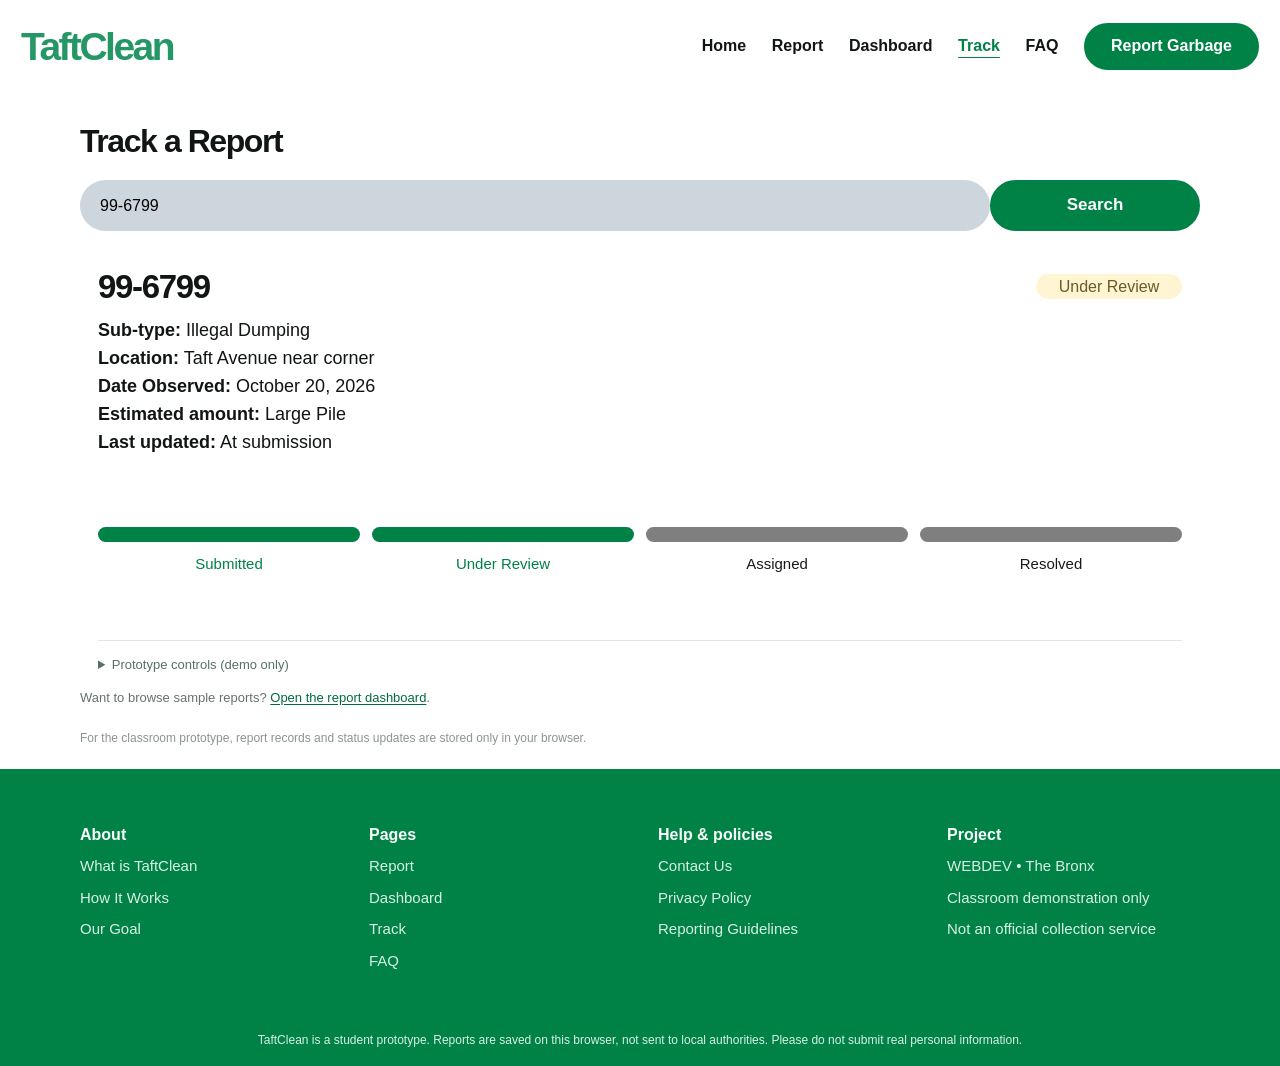
<file: track.html>
<!doctype html>
<html lang="en">
<head>
  <meta charset="utf-8">
  <meta name="viewport" content="width=device-width, initial-scale=1">
  <meta name="theme-color" content="#008248">
  <meta name="description" content="Track a garbage report using its reference number on TaftClean.">
  <title>Track a Report | TaftClean</title>
  <link rel="stylesheet" href="styles.css">
  <script defer src="js/app.js"></script>
  <script defer src="js/track.js"></script>
</head>
<body data-page="track">
  <a href="#main-content" class="skip-link">Skip to main content</a>
  <header class="site-header">
  <div class="header-inner">
    <a class="logo" href="index.html" aria-label="TaftClean home">TaftClean</a>
    <button class="menu-toggle" type="button" aria-label="Open navigation" aria-expanded="false" aria-controls="site-navigation"><span></span><span></span><span></span></button>
    <nav id="site-navigation" class="site-nav" aria-label="Main navigation">
      <a href="index.html" >Home</a>
      <a href="report.html" >Report</a>
      <a href="dashboard.html" >Dashboard</a>
      <a href="track.html" aria-current="page">Track</a>
      <a href="faq.html" >FAQ</a>
      <a class="btn btn-primary nav-report" href="report.html">Report Garbage</a>
    </nav>
  </div>
</header>
  <main id="main-content" class="container track-page">
    <h1>Track a Report</h1>
    <form id="track-form" class="search-row" novalidate><div class="search-field"><label for="reference-search" class="sr-only">Reference number</label><input id="reference-search" type="text" name="reference" placeholder="Enter Reference number (e.g. 99-6799)" maxlength="7" autocomplete="off" inputmode="text" aria-describedby="reference-error" aria-invalid="false"><p id="reference-error" class="field-error" role="alert"></p></div><button class="btn btn-primary" type="submit">Search</button></form>
    <div class="track-empty" id="track-empty" hidden><h2>No matching report found</h2><p>Check the reference number and try again. For a sample, search <button type="button" class="inline-button" id="sample-code">99-6799</button>.</p></div>
    <section class="tracking-result" id="tracking-result" aria-live="polite" aria-labelledby="result-heading">
      <div class="result-top"><h2 id="result-heading">99-6799</h2><span class="status-badge status-review" id="result-status">Under Review</span></div>
      <div class="result-details"><p><strong>Sub-type:</strong> <span id="result-subtype">Illegal Dumping</span></p><p><strong>Location:</strong> <span id="result-location">Taft Avenue near corner</span></p><p><strong>Date Observed:</strong> <span id="result-date">October 20, 2026</span></p><p id="result-description-row" hidden><strong>Description:</strong> <span id="result-description"></span></p><p id="result-amount-row" hidden><strong>Estimated amount:</strong> <span id="result-amount"></span></p><p id="result-update-row"><strong>Last updated:</strong> <span id="result-updated"></span></p></div>
      <div class="progress-tracker" id="progress-tracker" role="list" aria-label="Report progress"><div class="progress-stage is-complete" role="listitem"><span class="progress-bar"></span><span>Submitted</span></div><div class="progress-stage is-current" role="listitem"><span class="progress-bar"></span><span>Under Review</span></div><div class="progress-stage" role="listitem"><span class="progress-bar"></span><span>Assigned</span></div><div class="progress-stage" role="listitem"><span class="progress-bar"></span><span>Resolved</span></div></div>
      <details class="demo-tools" id="demo-tools"><summary>Prototype controls (demo only)</summary><p>Change the status to demonstrate how tracking works. This update is local to your browser.</p><div class="demo-tools-row"><label for="demo-status" class="sr-only">Set report status</label><select id="demo-status"><option>Submitted</option><option>Under Review</option><option>Assigned</option><option>Resolved</option></select><button class="btn btn-primary" id="apply-status" type="button">Update demo status</button></div></details>
    </section>
    <p class="dashboard-crosslink">Want to browse sample reports? <a href="dashboard.html">Open the report dashboard</a>.</p>
    <p class="track-disclaimer">For the classroom prototype, report records and status updates are stored only in your browser.</p>
  </main>
  <footer class="site-footer">
  <div class="container footer-grid">
    <div><h2>About</h2><a href="about.html">What is TaftClean</a><a href="about.html#how-it-works">How It Works</a><a href="about.html#our-goal">Our Goal</a></div>
    <div><h2>Pages</h2><a href="report.html">Report</a><a href="dashboard.html">Dashboard</a><a href="track.html">Track</a><a href="faq.html">FAQ</a></div>
    <div><h2>Help &amp; policies</h2><a href="contact.html">Contact Us</a><a href="privacy.html">Privacy Policy</a><a href="privacy.html#guidelines">Reporting Guidelines</a></div>
    <div><h2>Project</h2><span>WEBDEV • The Bronx</span><span>Classroom demonstration only</span><span>Not an official collection service</span></div>
  </div>
  <p class="footer-note">TaftClean is a student prototype. Reports are saved on this browser, not sent to local authorities. Please do not submit real personal information.</p>
</footer>
  <div class="toast" id="toast" role="status" aria-live="polite"></div>
</body>
</html>
</file>
<file: styles.css>
:root {
  --green: #008247;
  --green-dark: #006b3d;
  --green-soft: #d1eadc;
  --ink: #111514;
  --muted: #656b69;
  --light: #e1e5e8;
  --light-2: #f0f2f3;
  --paper: #fff;
  --line: #cfd5d3;
  --danger: #c12835;
  --yellow: #fff5d2;
  --cyan: #b9e7ef;
  --font: 'Canva Sans', 'Segoe UI', Arial, sans-serif;
}
*, *::before, *::after { box-sizing: border-box; }
html { scroll-behavior: smooth; }
body { min-width: 320px; margin: 0; background: var(--paper); color: var(--ink); font: 16px/1.5 var(--font); }
button, input, select, textarea { font: inherit; }
button { cursor: pointer; }
a { color: inherit; text-decoration: none; }
img { display: block; max-width: 100%; }
[hidden] { display: none !important; }
:focus-visible { outline: 3px solid #12a66e; outline-offset: 3px; }
.container { width: min(100% - 100px, 1120px); margin-inline: auto; }
.sr-only { position: absolute; width: 1px; height: 1px; margin: -1px; padding: 0; overflow: hidden; clip: rect(0,0,0,0); white-space: nowrap; border: 0; }

/* Site header: desktop horizontal links, mobile slide-down navigation. */
.site-header { background: var(--paper); position: sticky; top: 0; z-index: 20; }
.header-inner { width: min(100% - 42px, 1270px); min-height: 92px; margin: auto; display: flex; justify-content: space-between; align-items: center; gap: 26px; }
.logo { color: #259766; font-size: clamp(29px, 3.3vw, 39px); font-weight: 800; letter-spacing: -.065em; line-height: 1; }
.site-nav { flex: 1; display: flex; align-items: center; justify-content: flex-end; gap: clamp(24px, 4.2vw, 64px); }
.site-nav > a:not(.btn) { font-size: 18px; font-weight: 700; transition: color .15s ease; }
.site-nav > a:not(.btn):hover, .site-nav > a:not(.btn)[aria-current="page"] { color: var(--green); }
.menu-toggle { display: none; }
.btn { display: inline-flex; align-items: center; justify-content: center; gap: 8px; min-height: 47px; padding: 10px 24px; border: 2px solid transparent; border-radius: 14px; font-weight: 750; font-size: 17px; line-height: 1.3; text-align: center; transition: background-color .15s, box-shadow .15s, transform .15s; }
.btn:hover { transform: translateY(-1px); }
.btn:active { transform: translateY(0); }
.btn-primary { color: #fff; background: var(--green); border-color: var(--green); }
.btn-primary:hover { background: var(--green-dark); border-color: var(--green-dark); }
.btn-outline { color: var(--green); background: #fff; border-color: var(--green); }
.btn-outline:hover { background: #ecf9f1; }
.btn-block { display: flex; width: 100%; }
.nav-report { margin-left: 8px; min-width: 206px; border-radius: 999px; }

/* Home - first two canvases */
.hero { min-height: 600px; display: grid; grid-template-columns: 1fr 1.05fr; gap: 50px; align-items: center; padding-block: 42px 65px; }
.hero h1 { font-size: clamp(32px, 3.45vw, 48px); line-height: 1.26; letter-spacing: -.045em; margin: 0 0 16px; font-weight: 850; }
.hero-copy p { color: var(--muted); font-size: clamp(18px, 2vw, 24px); line-height: 1.4; max-width: 350px; margin: 0 0 20px; }
.hero-cta { border-radius: 15px; padding-inline: 21px; }
.hero-art { width: 100%; max-width: 515px; aspect-ratio: 1 / 1.1; overflow: hidden; border-radius: 50%; justify-self: end; }
.hero-art img { width: 100%; height: 100%; object-fit: cover; object-position: 52% 50%; }
.overview { padding-block: 32px 90px; }
h2 { line-height: 1.25; }
.overview > h2, .section-heading h2, .faq-section > h2 { margin: 0 0 20px; font-size: clamp(25px, 2.6vw, 32px); letter-spacing: -.04em; }
.step-grid, .report-grid { display: grid; grid-template-columns: repeat(3, minmax(0, 1fr)); gap: 26px; }
.info-card { background: var(--light); border-radius: 31px; }
.step-card { min-height: 188px; padding: 20px 14px; display: flex; flex-direction: column; justify-content: center; text-align: center; }
.step-number { font-size: 44px; line-height: 1; }
.step-card h3 { margin: 2px 0 6px; font-size: 20px; line-height: 1.2; }
.step-card p { margin: 0 auto; font-size: 15px; max-width: 270px; }
.section-heading { display: flex; align-items: baseline; justify-content: space-between; gap: 20px; margin-top: 39px; }
.section-heading h2 { margin-bottom: 20px; }
.text-link { border: 0; padding: 0; background: none; color: var(--green); font-weight: 650; cursor: pointer; }
.text-link:hover { text-decoration: underline; }
.recent-card { min-height: 252px; padding: 14px 18px 22px; display: flex; flex-direction: column; align-items: center; text-align: center; }
.recent-card:hover { background: #d2dbdf; }
.recent-card img { width: 104px; height: 104px; object-fit: cover; border-radius: 50%; margin-bottom: 6px; }
.recent-card h3 { margin: 0 0 8px; font-size: 19px; line-height: 1.22; }
.recent-card p { margin: 0 0 11px; font-size: 14px; }
.status-badge { display: inline-block; padding: 3px 17px; border-radius: 999px; font-size: 14px; font-weight: 500; line-height: 1.2; text-align: center; white-space: nowrap; }
.status-submitted { background: #dce6f5; color: #244c7b; }
.status-review { background: var(--yellow); color: #695a26; }
.status-assigned { background: var(--cyan); color: #205568; }
.status-resolved { background: #afddcd; color: #185640; }
.faq-section { padding-block: 26px 135px; min-height: 470px; }
.faq-page { min-height: 470px; padding-top: 12px; }
.faq-page .faq-section { padding-top: 26px; }
.faq-list { display: grid; gap: 23px; padding: 14px 15px 0; }
.faq-item { background: #e7eaec; border-radius: 22px; overflow: hidden; }
.faq-item summary { cursor: pointer; list-style: none; display: flex; align-items: center; justify-content: space-between; gap: 12px; min-height: 47px; padding: 9px 15px; font-weight: 750; font-size: 18px; }
.faq-item summary::-webkit-details-marker { display: none; }
.faq-symbol { font-size: 26px; font-weight: 500; line-height: 1; }
.faq-item[open] .faq-symbol { transform: rotate(45deg); }
.faq-item p { padding: 0 15px 16px; margin: 0; color: #454a4b; line-height: 1.6; font-size: 15px; }

/* Green footer kept consistent with the Canva design. */
.site-footer { background: var(--green); color: #f9fffb; padding: 56px 0 17px; }
.footer-grid { display: grid; grid-template-columns: repeat(4, minmax(0, 1fr)); gap: 36px; }
.footer-grid h2 { margin: 0 0 10px; font-size: 16px; font-weight: 750; }
.footer-grid a, .footer-grid span { display: block; margin-bottom: 9px; color: #d7f0e6; font-size: 15px; }
.footer-grid a:hover { color: #fff; text-decoration: underline; }
.footer-note { margin: 50px 20px 0; font-size: 12px; color: #d5f0e2; text-align: center; }
.simple-footer { margin-top: 110px; }

/* Report form - Canva pages 4/5 desktop and 5/6 mobile. */
.form-page { width: min(100% - 100px, 945px); min-height: 620px; padding-top: 22px; }
.page-heading { text-align: center; font-size: 32px; font-weight: 800; letter-spacing: -.03em; margin: 0 0 26px; }
.form-step-label { color: #7b827e; text-align: center; margin: -18px 0 25px; font-size: 13px; }
.form-step { margin: 0; padding: 0; border: 0; min-width: 0; }
.field { margin-bottom: 18px; }
.field > label, .field-title { display: block; font-size: 19px; font-weight: 750; margin: 0 0 9px; }
.required { color: #df2837; }
.optional { font-size: 13px; font-weight: 450; color: #7d8581; }
.field input:not([type="radio"]):not([type="file"]), .field select, .field textarea { display: block; width: 100%; min-height: 41px; border: 1.5px solid #343938; border-radius: 2px; background: #fff; padding: 8px 12px; color: var(--ink); }
.field textarea { resize: vertical; min-height: 84px; }
.field select { appearance: auto; }
.field input::placeholder, .field textarea::placeholder { color: #939b98; }
.field input[aria-invalid="true"], .field textarea[aria-invalid="true"], .field select[aria-invalid="true"] { border: 2px solid var(--danger); background: #fff9f9; }
.field-error { color: var(--danger); font-size: 12px; line-height: 1.45; margin: 4px 0 0; min-height: 0; }
.field-error:empty { display: none; }
.field-meta { display: flex; justify-content: space-between; gap: 15px; }
.field-meta > span { margin-left: auto; color: #8a9390; font-size: 12px; }
.amount-choices { display: flex; flex-wrap: wrap; gap: 0; padding: 3px 0 4px; }
.amount-option { position: relative; cursor: pointer; }
.amount-option input { position: absolute; opacity: 0; inset: 0; }
.amount-option span { display: inline-block; border: 1.5px solid #111; border-radius: 999px; padding: 5px 13px; background: white; font-size: 15px; font-weight: 700; line-height: 1.3; margin-right: -1px; }
.amount-option input:checked + span { color: #fff; background: var(--green); border-color: var(--green); position: relative; z-index: 1; }
.amount-option input:focus-visible + span { outline: 3px solid #10a76a; outline-offset: 3px; }
.photo-drop { position: relative; min-height: 170px; border: 1.5px solid #222; background: white; display: flex; flex-direction: column; justify-content: center; text-align: center; cursor: pointer; transition: background-color .12s, border-color .12s; overflow: hidden; }
.photo-drop:hover, .photo-drop.is-dragover { background: #effaf5; border-color: var(--green); }
.photo-drop:focus-within { outline: 3px solid #10a76a; outline-offset: 2px; }
.photo-drop input[type="file"] { position: absolute; inset: 0; width: 100%; height: 100%; opacity: 0; cursor: pointer; z-index: 3; }
.photo-placeholder { display: flex; align-items: center; flex-direction: column; justify-content: center; gap: 5px; padding: 20px 15px; pointer-events: none; }
.photo-placeholder strong { font-size: 17px; font-weight: 600; }
.photo-placeholder span:not(.upload-icon) { font-size: 14px; color: var(--muted); }
.upload-icon { display: grid; place-items: center; font-size: 29px; width: 42px; height: 42px; color: var(--green); border-radius: 50%; background: #d7eee3; }
.photo-selected { padding: 8px 25px; text-align: center; pointer-events: none; }
.photo-selected img { margin: auto auto 8px; height: 118px; max-width: 220px; object-fit: contain; }
.photo-selected span { display: block; overflow: hidden; text-overflow: ellipsis; white-space: nowrap; font-size: 13px; }
.photo-actions { display: flex; justify-content: space-between; align-items: baseline; gap: 12px; margin-top: 6px; }
.form-next { margin-top: 28px; }
.form-actions { display: flex; gap: 18px; margin-top: 40px; }
.form-actions .btn { border-radius: 2px; }
.form-actions #previous-step { flex: 1; }
.form-actions #submit-report { flex: 3; }
.form-note { color: #777; font-size: 12px; margin: 20px 0 0; }

/* Confirmation screen, replacing the form after successful validation. */
.success-view { padding: 52px 0 0; text-align: center; }
.success-check { display: flex; align-items: center; justify-content: center; width: 100px; height: 100px; border-radius: 50%; background: var(--green); color: white; font-weight: 850; font-size: 76px; line-height: 1; margin: 0 auto 23px; }
.success-view h1 { font-size: 34px; line-height: 1.42; letter-spacing: -.04em; margin: 0 auto 22px; }
.success-view > p { font-size: 17px; margin: 0 0 35px; color: #373d3a; }
.reference-box { display: flex; justify-content: center; align-items: center; min-height: 61px; border: 1.5px solid #1f2621; position: relative; background: white; }
.reference-box strong { font-size: 25px; }
.copy-button { position: absolute; right: 10px; top: 50%; transform: translateY(-50%); color: var(--green); padding: 6px 10px; border: 1px solid #b6d9c7; border-radius: 6px; background: #f2faf6; font-size: 13px; }
.success-buttons { display: flex; align-items: center; justify-content: space-between; gap: 35px; margin-top: 42px; }
.success-buttons .btn { width: min(40%, 340px); border-radius: 0; }

/* Tracking - Canva pages 7/8. */
.track-page { min-height: 550px; padding-top: 25px; }
.track-page > h1 { font-size: 32px; margin: 0 0 15px; letter-spacing: -.045em; }
.search-row { display: grid; grid-template-columns: 1fr 210px; align-items: start; gap: 0; margin-bottom: 35px; }
.search-field input { width: 100%; min-height: 51px; padding: 12px 20px; background: #cdd5dd; border: none; border-radius: 40px; outline-offset: 3px; }
.search-field input::placeholder { color: #343c40; opacity: 1; }
.search-row > .btn { min-height: 51px; border-radius: 30px; margin-left: 0; }
.search-field .field-error { padding-left: 17px; }
.tracking-result { padding: 0 18px; }
.result-top { display: flex; align-items: center; justify-content: space-between; gap: 20px; margin-bottom: 10px; }
.result-top h2 { font-size: 33px; margin: 0; letter-spacing: -.04em; }
.result-top .status-badge { min-width: 146px; font-size: 16px; }
.result-details p { margin: 0; font-size: 18px; line-height: 1.55; overflow-wrap: anywhere; }
.progress-tracker { display: grid; grid-template-columns: repeat(4, minmax(0, 1fr)); gap: 12px; margin: 70px 0 0; }
.progress-stage { display: flex; flex-direction: column; align-items: center; gap: 11px; color: #181b19; font-size: 15px; text-align: center; }
.progress-bar { display: block; height: 15px; width: 100%; border-radius: 10px; background: #7f7f7f; }
.progress-stage.is-complete .progress-bar, .progress-stage.is-current .progress-bar { background: var(--green); }
.progress-stage.is-complete, .progress-stage.is-current { color: var(--green); }
.demo-tools { margin-top: 65px; border-top: 1px solid #e0e7e3; padding-top: 14px; color: #5d6863; }
.demo-tools summary { color: #567166; cursor: pointer; font-size: 13px; }
.demo-tools p { font-size: 13px; margin: 12px 0; }
.demo-tools-row { display: flex; flex-wrap: wrap; gap: 10px; }
.demo-tools-row select { padding: 10px 12px; border: 1px solid var(--line); border-radius: 6px; background: #fff; }
.demo-tools-row .btn { font-size: 13px; min-height: 42px; border-radius: 6px; }
.track-disclaimer { font-size: 12px; color: #8b9490; margin: 22px 0; }
.track-empty { background: #f5f7f6; padding: 28px; border-radius: 15px; }
.track-empty h2 { font-size: 23px; margin: 0 0 5px; }
.track-empty p { margin: 0; }
.inline-button { border: 0; background: transparent; padding: 0; text-decoration: underline; color: var(--green); }
.toast { position: fixed; bottom: 22px; left: 50%; transform: translate(-50%, 20px); opacity: 0; pointer-events: none; z-index: 100; background: #1e382b; color: #fff; padding: 10px 18px; border-radius: 11px; font-size: 14px; max-width: min(90vw, 420px); text-align: center; transition: .2s ease; }
.toast.show { opacity: 1; transform: translate(-50%, 0); }

@media (max-width: 960px) {
  .container { width: min(100% - 54px, 1120px); }
  .header-inner { width: calc(100% - 32px); }
  .site-nav { gap: 22px; }
  .site-nav > a:not(.btn) { font-size: 16px; }
  .nav-report { min-width: auto; padding-inline: 16px; font-size: 15px; }
  .hero { min-height: 510px; gap: 30px; }
  .hero h1 { font-size: clamp(27px, 3.5vw, 37px); }
  .form-page { width: min(100% - 54px, 945px); }
}

@media (max-width: 700px) {
  :root { --paper: #f8f7f6; }
  body { font-size: 15px; }
  .container, .form-page { width: calc(100% - 36px); }
  .site-header { background: var(--paper); }
  .header-inner { min-height: 96px; width: calc(100% - 24px); }
  .logo { font-size: 36px; letter-spacing: -.07em; }
  .menu-toggle { display: flex; flex-direction: column; justify-content: center; gap: 6px; border: 0; padding: 8px; background: transparent; border-radius: 5px; }
  .menu-toggle span { display: block; height: 5px; width: 39px; background: #7e7e7e; border-radius: 4px; }
  .site-nav { display: none; position: absolute; top: 96px; left: 0; right: 0; background: var(--paper); min-height: min(610px, calc(100dvh - 96px)); padding: 22px 22px 50px; z-index: 30; box-shadow: 0 15px 24px rgb(0 0 0 / .1); flex-direction: column; align-items: stretch; justify-content: flex-start; gap: 0; }
  .site-nav.is-open { display: flex; }
  .site-nav > a:not(.btn) { display: block; color: #757575; font-size: 29px; font-weight: 750; padding: 13px 0 16px; border-bottom: 2px solid #a2a2a2; }
  .site-nav .nav-report { align-self: center; margin: 68px 0 0; font-size: 25px; border-radius: 12px; padding-inline: 23px; }
  .hero { display: flex; flex-direction: column; align-items: stretch; min-height: auto; padding-block: 70px 54px; gap: 62px; }
  .hero h1 { font-size: clamp(32px, 8vw, 44px); line-height: 1.43; letter-spacing: -.038em; }
  .desktop-break { display: none; }
  .hero-copy p { font-size: 21px; max-width: 350px; margin: 10px 0 12px; }
  .hero-cta { font-size: 20px; min-height: 47px; padding: 6px 16px; border-radius: 12px; }
  .hero-art { aspect-ratio: 1.22 / 1; width: min(100%, 440px); max-width: none; margin: 0 auto; align-self: center; border-radius: 50%; }
  .overview { padding-block: 28px 64px; }
  .overview > h2, .section-heading h2, .faq-section > h2 { font-size: 25px; }
  .step-grid, .report-grid { grid-template-columns: 1fr; gap: 14px; }
  .step-card { min-height: 125px; border-radius: 15px; padding: 15px 12px; }
  .step-number { font-size: 33px; }
  .step-card h3 { font-size: 17px; }
  .step-card p { font-size: 13px; }
  .section-heading { margin-top: 21px; }
  .section-heading .text-link { display: none; }
  .section-heading h2 { margin: 0 0 10px; }
  .recent-card { flex-direction: row; text-align: left; align-items: center; gap: 15px; padding: 11px 13px; border-radius: 15px; min-height: 112px; }
  .recent-card img { width: 91px; height: 91px; flex: 0 0 91px; margin: 0; }
  .recent-card h3 { font-size: 17px; margin-bottom: 3px; }
  .recent-card p { font-size: 12px; margin-bottom: 3px; }
  .status-badge { padding: 2px 10px; font-size: 11px; }
  .faq-section { min-height: 520px; padding-block: 33px 95px; }
  .faq-list { padding: 10px 0 0; gap: 20px; }
  .faq-item { border-radius: 25px; }
  .faq-item summary { font-size: 15px; min-height: 50px; padding: 10px 15px; }
  .faq-item p { font-size: 14px; }
  .site-footer { padding: 42px 0 20px; }
  .footer-grid { grid-template-columns: repeat(2, 1fr); column-gap: 27px; row-gap: 65px; }
  .footer-grid h2 { font-size: 15px; }
  .footer-grid a, .footer-grid span { font-size: 14px; margin-bottom: 9px; }
  .footer-note { margin-top: 58px; }
  .simple-footer { margin-top: 65px; }
  .form-page { min-height: 650px; padding-top: 68px; }
  .page-heading { font-size: 28px; margin-bottom: 52px; }
  .form-step-label { margin-top: -38px; margin-bottom: 30px; }
  .field { margin-bottom: 23px; }
  .field > label, .field-title { font-size: 20px; margin-bottom: 12px; }
  .field input:not([type="radio"]):not([type="file"]), .field select, .field textarea { min-height: 44px; }
  .field textarea { min-height: 80px; }
  .form-next { margin-top: 35px; }
  .amount-option span { padding: 4px 9px; font-size: 13px; }
  .photo-drop { min-height: 172px; }
  .form-actions { margin-top: 38px; gap: 10px; }
  .form-actions .btn { font-size: 16px; padding-inline: 10px; }
  .success-view { padding-top: 8px; }
  .success-check { width: 93px; height: 93px; font-size: 70px; margin-bottom: 23px; }
  .success-view h1 { font-size: 26px; line-height: 1.35; margin-bottom: 20px; }
  .success-view > p { font-size: 16px; margin-bottom: 49px; }
  .reference-box { min-height: 56px; border: 0; }
  .reference-box strong { font-size: 24px; }
  .success-buttons { flex-direction: column; gap: 16px; margin-top: 48px; }
  .success-buttons .btn { width: 100%; min-height: 48px; border-radius: 0; }
  .track-page { min-height: 585px; padding-top: 92px; }
  .track-page > h1 { text-align: center; font-size: 31px; margin-bottom: 17px; }
  .search-row { grid-template-columns: minmax(0, 1fr) 35%; gap: 7px; margin-bottom: 85px; }
  .search-field input { min-height: 47px; font-size: 14px; padding: 10px 14px; }
  .search-row > .btn { min-height: 47px; font-size: 17px; border-radius: 30px; padding-inline: 7px; }
  .tracking-result { padding: 14px 11px 10px; background: #fff; border-radius: 15px; }
  .result-top h2 { font-size: 28px; }
  .result-top .status-badge { min-width: unset; font-size: 13px; }
  .result-details p { font-size: 16px; line-height: 1.6; }
  .progress-tracker { margin: 60px -6px 0; gap: 10px; }
  .progress-stage { font-size: 11px; gap: 8px; }
  .progress-bar { height: 14px; }
  .demo-tools { margin-top: 40px; }
  .track-disclaimer { margin-top: 16px; }
}
@media (max-width: 380px) {
  .logo { font-size: 31px; }
  .hero h1 { font-size: 30px; }
  .hero-copy p { font-size: 18px; }
  .recent-card img { width: 72px; height: 72px; flex-basis: 72px; }
  .amount-option span { font-size: 11px; padding-inline: 7px; }
  .result-details p { font-size: 14px; }
  .progress-stage { font-size: 10px; }
}
@media (prefers-reduced-motion: reduce) { html { scroll-behavior: auto; } *,*::before,*::after { transition-duration: .01ms !important; animation-duration: .01ms !important; } }

/* Additional layout, form and support-page styles. */
.skip-link { position: fixed; left: 14px; top: -90px; z-index: 90; background: #fff; color: #074d2e; border: 2px solid var(--green); border-radius: 8px; padding: 10px 18px; font-weight: 700; }
.skip-link:focus { top: 10px; }
a, button, input, textarea, select, summary { -webkit-tap-highlight-color: transparent; }
.site-nav > a[aria-current="page"] { text-decoration: underline; text-underline-offset: 6px; }
.site-nav { gap: clamp(12px, 2vw, 30px); }
.site-nav > a:not(.btn) { font-size: 16px; }
.nav-report { min-width: 175px; margin-left: 0; font-size: 16px; padding-inline: 16px; }
.field .consent-label { display: flex; align-items: flex-start; gap: 10px; font-size: 15px; font-weight: 450; }
.consent-label input { accent-color: var(--green); width: 21px; height: 21px; flex: 0 0 21px; margin: 3px 0 0; }
.consent-label a, .support-page a:not(.btn), .dashboard-crosslink a { color: var(--green-dark); text-decoration: underline; text-underline-offset: 2px; }
.consent-label input[aria-invalid="true"] { outline: 2px solid var(--danger); }
.form-intro { text-align: center; font-size: 14px; margin: -12px 0 30px; color: var(--muted); }
.form-step + .form-step { margin-top: 18px; }
.error-summary { border: 2px solid var(--danger); border-radius: 8px; background: #fff0f1; color: #92202c; padding: 13px 17px; margin-bottom: 24px; font-weight: 700; }
.spam-trap { position: absolute; left: -10000px; height: 1px; width: 1px; overflow: hidden; }
.home-more { padding-block: 0 85px; }
.home-more-card { display: flex; align-items: center; justify-content: space-between; gap: 40px; background: #f0f4f1; border-radius: 22px; padding: 27px 35px; }
.home-more h2 { font-size: clamp(22px, 2.8vw, 28px); margin: 0 0 8px; }
.home-more p { max-width: 660px; margin: 0; color: #48564e; }
.home-more-links { display: flex; align-items: center; flex-direction: column; gap: 14px; flex: 0 0 210px; }
.dashboard-page { padding-block: 30px 100px; min-height: 620px; }
.dashboard-heading { display: flex; justify-content: space-between; align-items: center; gap: 24px; margin-bottom: 28px; }
.dashboard-heading h1, .support-page h1 { margin: 0 0 10px; font-size: clamp(29px, 3vw, 38px); line-height: 1.15; }
.dashboard-heading p { margin: 0; color: #58615d; max-width: 630px; }
.eyebrow { font-size: 12px !important; font-weight: 800; letter-spacing: .12em; color: var(--green) !important; text-transform: uppercase; margin-bottom: 8px !important; }
.stat-grid { display: grid; grid-template-columns: repeat(4, minmax(0, 1fr)); gap: 15px; margin-bottom: 32px; }
.stat-card { background: #e5e9eb; border-radius: 17px; min-height: 116px; padding: 17px 19px; }
.stat-card span { display: block; color: #53615b; font-size: 14px; font-weight: 650; }
.stat-card strong { display: block; color: var(--green-dark); font-size: 40px; line-height: 1.3; }
.dashboard-list { background: #fff; border: 1px solid #e2e6e2; border-radius: 18px; padding: 22px; box-shadow: 0 2px 15px rgb(0 0 0 /.025); }
.dashboard-title { display: flex; align-items: baseline; justify-content: space-between; gap: 10px; margin-bottom: 14px; }
.dashboard-title h2 { margin: 0; font-size: 24px; }
.dashboard-title span { font-size: 13px; color: #5c6860; }
.dashboard-filters { display: grid; grid-template-columns: 2fr 1fr 1fr; gap: 12px; margin-bottom: 18px; }
.filter-input label { display: block; font-weight: 700; font-size: 13px; margin-bottom: 6px; }
.filter-input input, .filter-input select { display: block; width: 100%; background: #fff; border: 1px solid #b3c1ba; border-radius: 9px; min-height: 45px; padding: 10px 11px; }
.report-table-scroll { overflow-x: auto; }
.report-table { width: 100%; min-width: 680px; border-collapse: collapse; font-size: 14px; }
.report-table thead { background: #ecf4ef; }
.report-table th { text-align: left; color: #43574b; font-weight: 750; }
.report-table th, .report-table td { padding: 13px 10px; border-bottom: 1px solid #e4e9e5; }
.report-table tbody tr:hover { background: #f7faf8; }
.report-table .report-ref { font-weight: 800; white-space: nowrap; }
.table-link { color: var(--green-dark); font-weight: 750; text-decoration: underline; }
.empty-state { padding: 24px; background: #f1f5f2; border-radius: 10px; color: #526057; text-align: center; }
.prototype-note, .dashboard-crosslink { color: #65736a; font-size: 13px; }
.support-page { padding-block: 36px 90px; max-width: 1000px; min-height: 620px; }
.support-page .lead { font-size: 21px; font-weight: 600; color: #283d31; }
.support-page p, .support-page li { max-width: 890px; line-height: 1.75; }
.support-page section { margin: 30px 0 40px; }
.support-page h2 { margin: 25px 0 12px; font-size: 25px; }
.support-grid { display: grid; grid-template-columns: repeat(3, minmax(0,1fr)); gap: 16px; margin-top: 24px; }
.support-card { padding: 22px; border-radius: 17px; background: #e7ece9; }
.support-card strong { font-size: 27px; color: var(--green-dark); }
.support-card h3 { font-size: 18px; margin: 4px 0; }
.support-card p { font-size: 14px; margin: 0; }
.contact-panel { background: #eef4f0; border-radius: 18px; padding: 20px 27px; }
.legal-page ul { padding-left: 24px; }
@media (max-width: 1000px) {
 .site-nav { gap: 14px; }
 .nav-report { min-width: unset; padding-inline: 13px; }
 .site-nav > a:not(.btn) { font-size: 15px; }
}
@media (max-width: 800px) {
 .menu-toggle { display: flex; flex-direction: column; justify-content: center; gap: 6px; border: 0; padding: 8px; background: transparent; border-radius: 5px; }
 .menu-toggle span { display: block; height: 5px; width: 39px; background: #7e7e7e; border-radius: 4px; }
 .site-nav { display: none; position: absolute; top: 96px; left: 0; right: 0; background: var(--paper); min-height: 0; max-height: calc(100dvh - 96px); overflow-y: auto; padding: 22px 22px 36px; z-index: 30; box-shadow: 0 15px 24px rgb(0 0 0 / .1); flex-direction: column; align-items: stretch; justify-content: flex-start; gap: 0; }
 .site-nav.is-open { display: flex; }
 .site-nav > a:not(.btn) { display: block; color: #646d68; font-size: clamp(20px, 5vw, 27px); font-weight: 750; padding: 10px 0 12px; border-bottom: 2px solid #acbcb2; }
 .site-nav .nav-report { align-self: center; margin: 22px 0 0; font-size: 19px; border-radius: 12px; padding-inline: 23px; }
}
@media (min-width: 701px) and (max-width: 800px) {
 .header-inner { min-height: 96px; }
}
@media (max-width: 700px) {
 .dashboard-page { padding-block: 35px 65px; }
 .dashboard-heading { display: block; }
 .dashboard-heading .btn { margin-top: 17px; }
 .stat-grid { grid-template-columns: repeat(2,minmax(0,1fr)); gap: 10px; }
 .stat-card { min-height: 95px; padding: 14px; }
 .stat-card strong { font-size: 34px; }
 .dashboard-list { padding: 16px 12px; }
 .dashboard-filters { grid-template-columns: 1fr; }
 .report-table { min-width: 630px; }
 .support-grid { grid-template-columns: 1fr; }
 .support-page { padding-top: 35px; }
 .home-more { padding-bottom: 45px; }
 .home-more-card { padding: 22px; display: block; }
 .home-more-links { margin-top: 20px; align-items: flex-start; }
 .form-page { padding-top: 36px; }
 .page-heading { margin-bottom: 26px; }
 .form-intro { margin-top: 0; }
 .form-step + .form-step { margin-top: 0; }
 .site-nav > a:not(.btn)[aria-current="page"] { color: #195d3e; }
}
@media (max-width: 400px) {
 .stat-card span { font-size: 12px; }
 .form-actions .btn { font-size: 14px; padding-inline: 8px; }
}
/* Keep the privacy-consent checkbox a normal-sized checkbox, not a text field. */
.field .consent-label input[type="checkbox"] { width: 21px; min-height: 21px; height: 21px; padding: 0; border: 0; flex: 0 0 21px; accent-color: var(--green); }

.faq-section > h1 { margin: 0 0 20px; font-size: clamp(25px, 2.6vw, 32px); letter-spacing: -.04em; }

/* Optional numeric estimate: accessible help and error text. */
.input-hint {margin: .35rem 0 0; color: var(--muted); font-size: .88rem; line-height: 1.45;}
</file>
